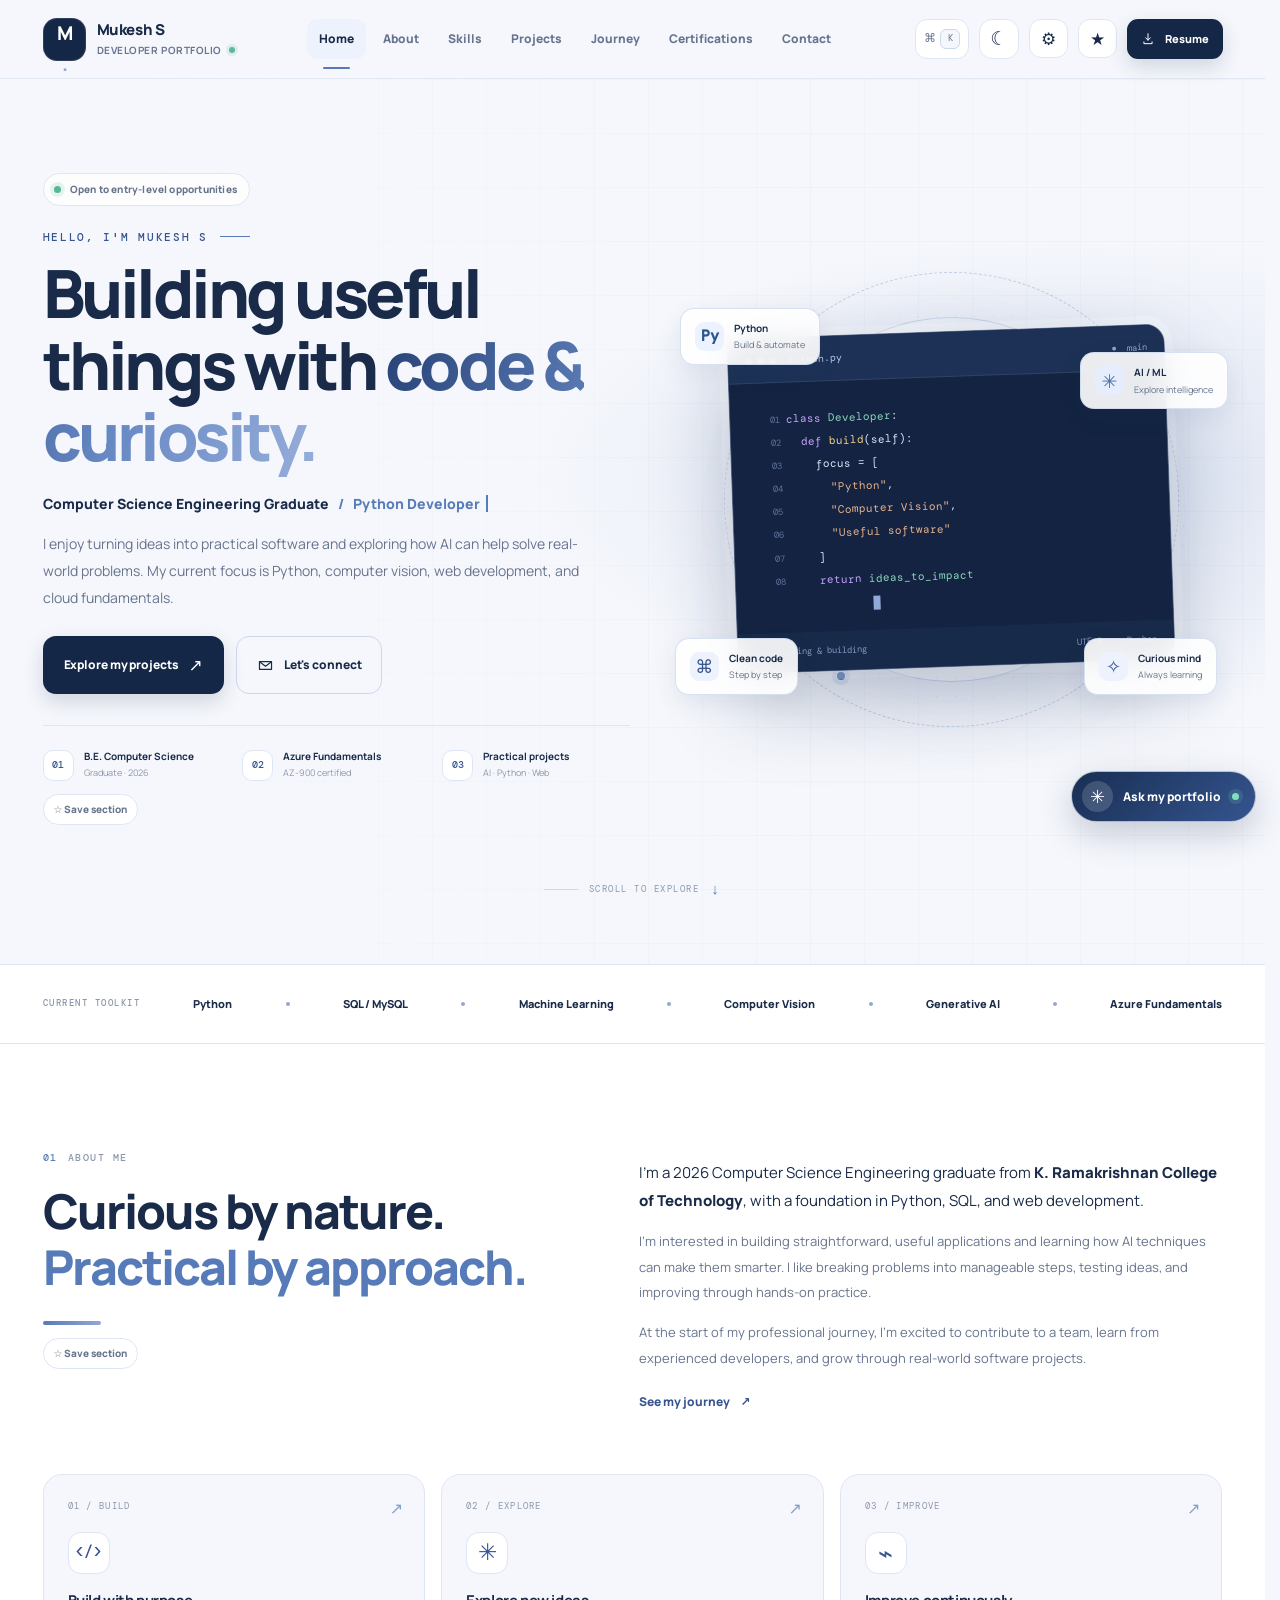
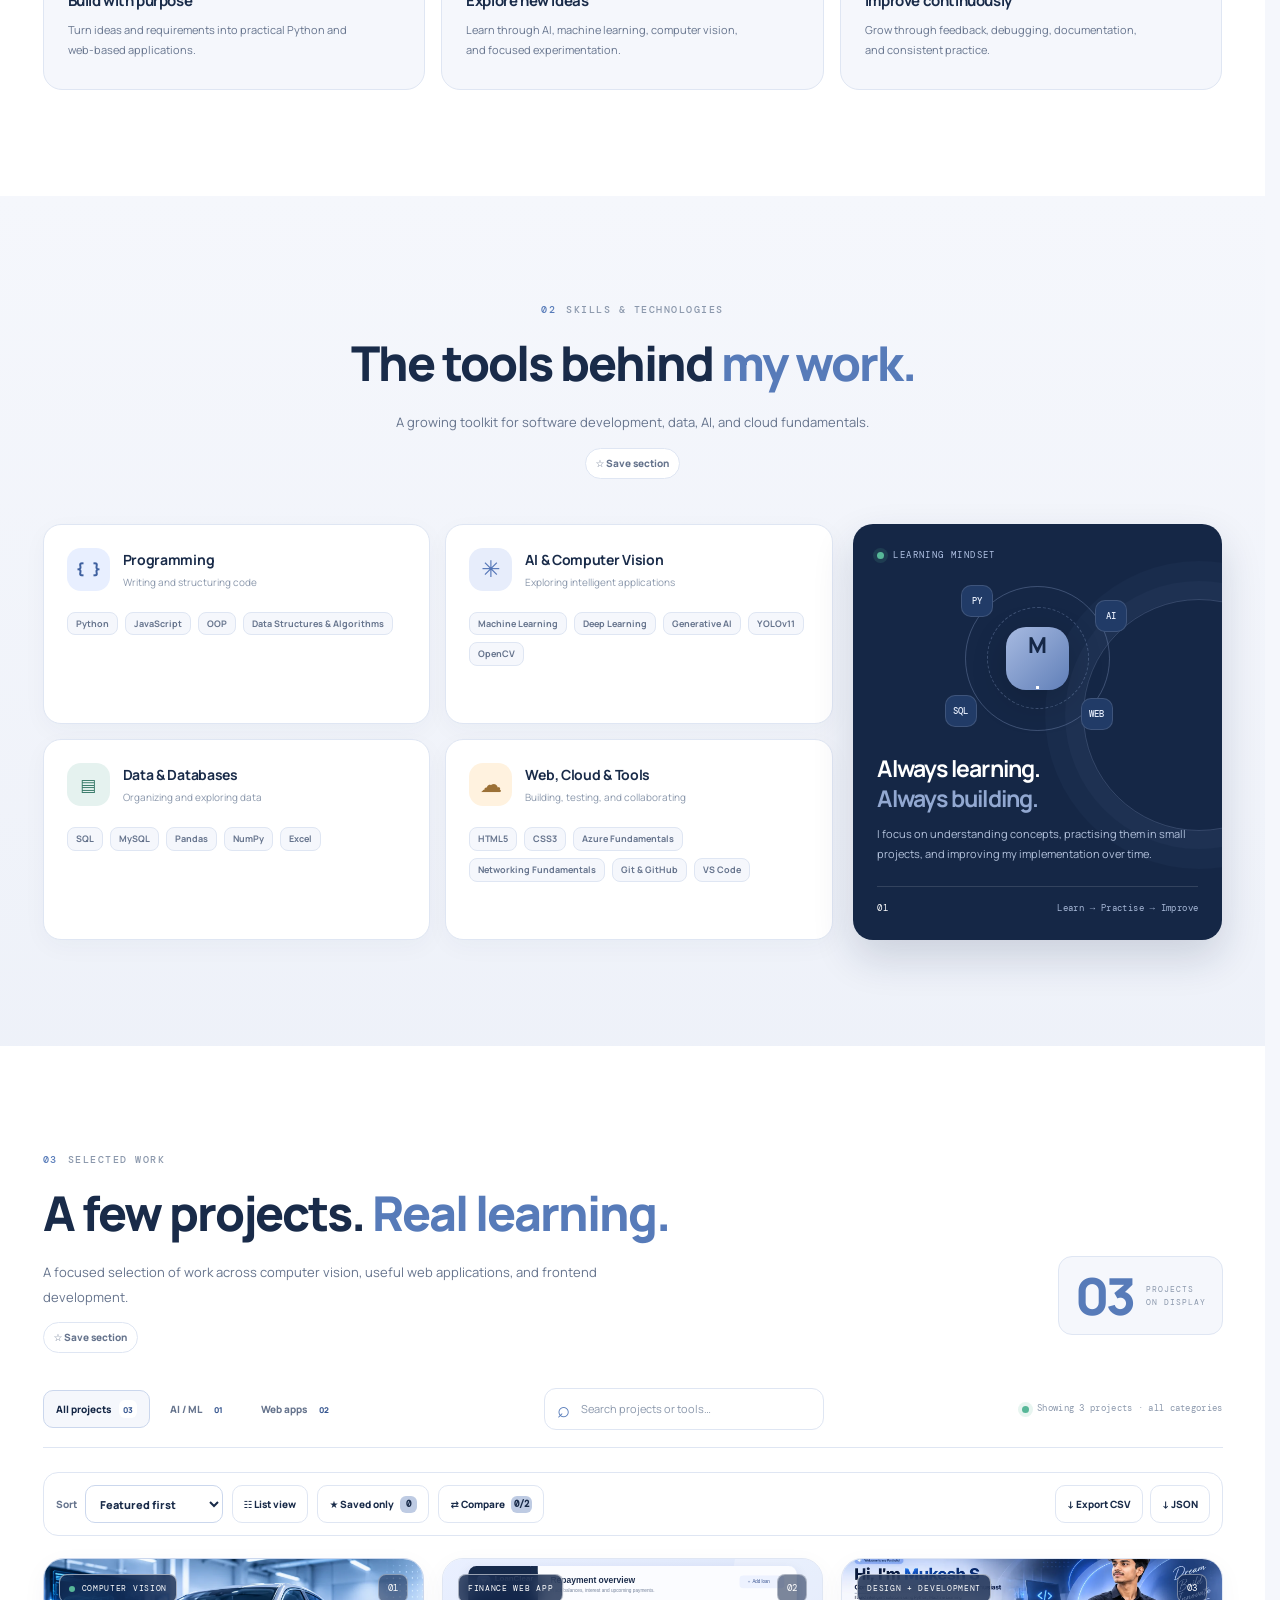
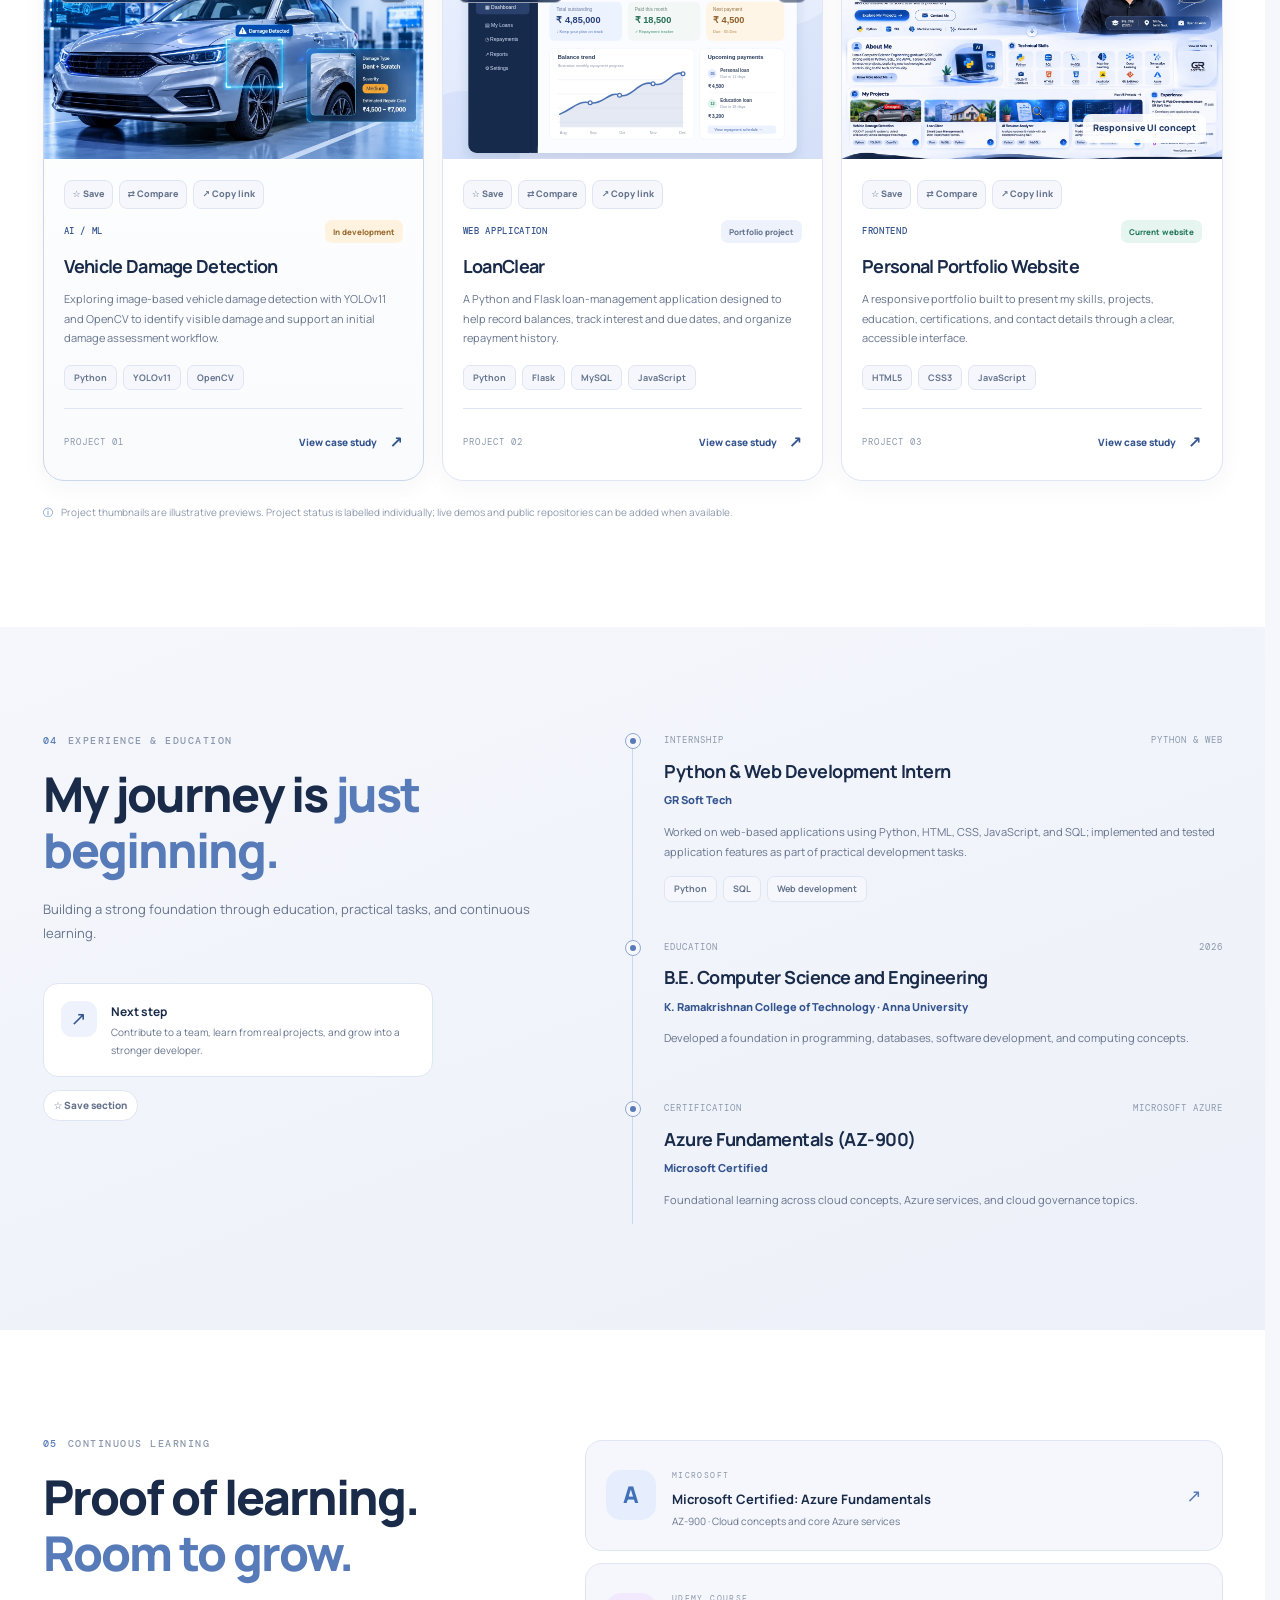
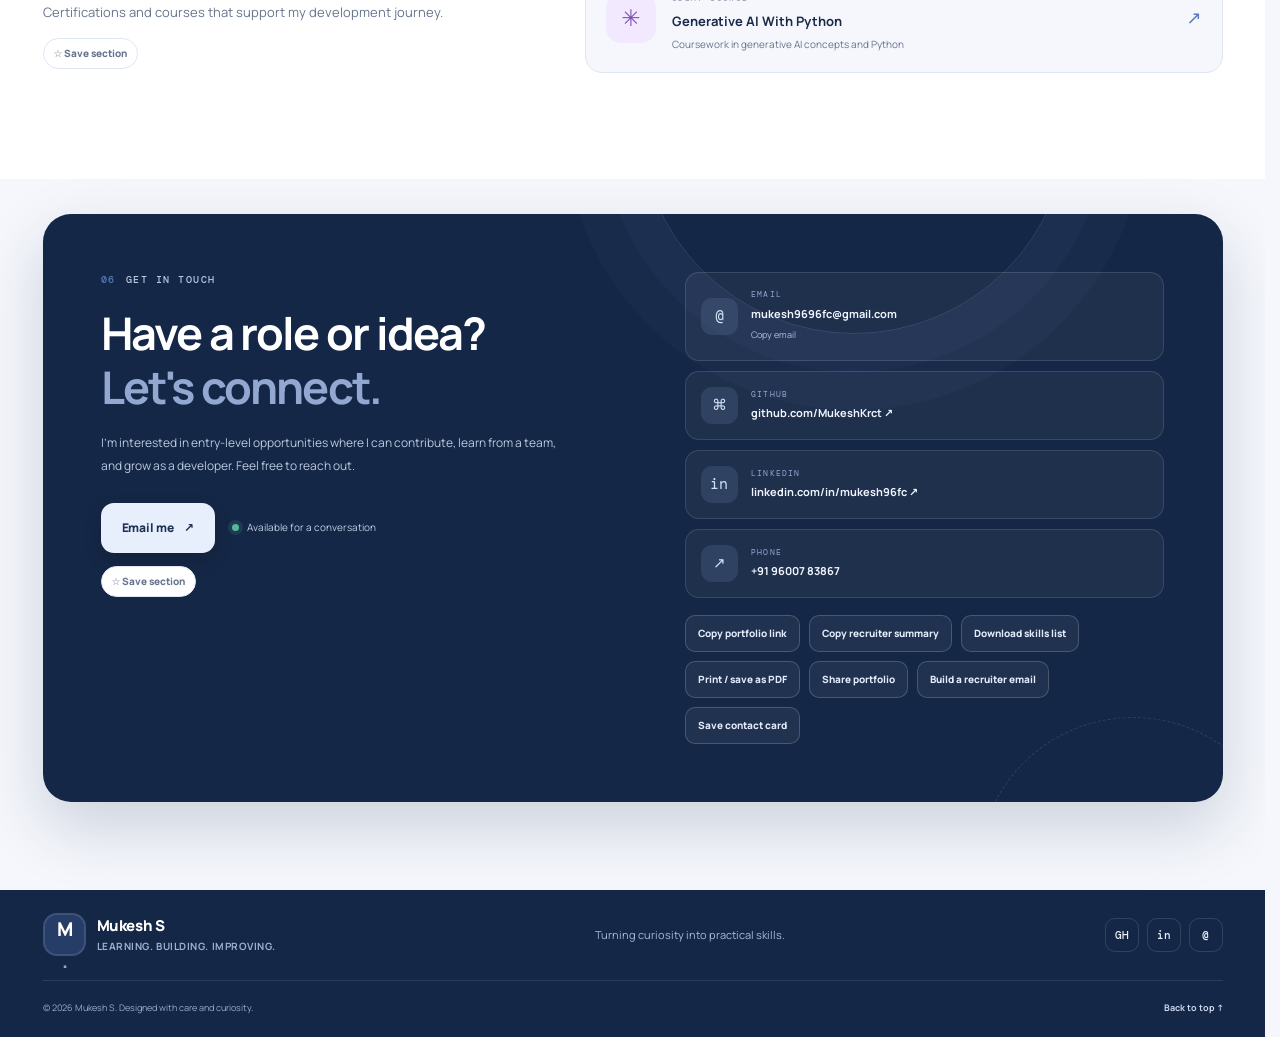
<file: index.html>
<!doctype html>
<html lang="en">
<head>
  <meta charset="utf-8">
  <meta name="viewport" content="width=device-width, initial-scale=1">
  <meta name="theme-color" content="#92A8D1">
  <meta name="description" content="Mukesh S — 2026 Computer Science Engineering graduate focused on Python development, AI/ML, computer vision, web applications, and cloud fundamentals. Explore projects and get in touch.">
  <meta name="keywords" content="Mukesh S, Python Developer, Junior AI Engineer, Machine Learning, YOLOv11, OpenCV, CSE graduate, portfolio">
  <meta property="og:title" content="Mukesh S | Developer Portfolio">
  <meta property="og:description" content="Python, practical software, and experiments in AI — explore Mukesh's projects, skills, and journey.">
  <meta property="og:type" content="website">
  <meta name="color-scheme" content="light dark">
  <meta name="author" content="Mukesh S">
  <meta name="robots" content="index,follow">
  <meta name="twitter:card" content="summary_large_image">
  <meta name="twitter:title" content="Mukesh S | Developer Portfolio">
  <meta name="twitter:description" content="Python, practical software, and experiments in AI — explore Mukesh's projects, skills, and journey.">
  <script type="application/ld+json">{"@context":"https://schema.org","@type":"Person","name":"Mukesh S","jobTitle":"Computer Science Engineering Graduate | Python Developer and AI/ML Enthusiast","email":"mailto:mukesh9696fc@gmail.com","telephone":"+91-96007-83867","sameAs":["https://github.com/MukeshKrct","https://www.linkedin.com/in/mukesh96fc/"]}</script>
  <meta property="og:image" content="assets/images/portfolio-preview.webp">
  <title>Mukesh S — Python Developer & AI/ML Enthusiast</title>
  <link rel="icon" href="favicon.svg" type="image/svg+xml">
  <link rel="apple-touch-icon" href="assets/icons/icon-192.png">
  <link rel="manifest" href="manifest.webmanifest">
  <link rel="preconnect" href="https://fonts.googleapis.com">
  <link rel="preconnect" href="https://fonts.gstatic.com" crossorigin>
  <link href="https://fonts.googleapis.com/css2?family=DM+Mono:wght@400;500&family=Manrope:wght@400;500;600;700;800&display=swap" rel="stylesheet">
  <link rel="stylesheet" href="styles.css">
  <script src="script.js" defer></script>
</head>
<body>
  <a class="skip-link" href="#main">Skip to content</a>
  <div class="scroll-progress" aria-hidden="true"><span id="scroll-progress-bar"></span></div>
  <header class="site-header" id="top">
    <div class="container nav-wrap">
      <a class="brand" href="#home" aria-label="Mukesh S home">
        <span class="brand-mark">M<span>.</span></span>
        <span class="brand-text"><strong>Mukesh S</strong><small>Developer Portfolio <i class="brand-status"></i></small></span>
      </a>
      <button class="menu-toggle" id="menu-toggle" type="button" aria-label="Open navigation menu" aria-expanded="false" aria-controls="primary-nav"><span></span><span></span><span></span></button>
      <nav class="nav-links" id="primary-nav" aria-label="Main navigation">
        <a class="nav-link active" href="#home">Home</a>
        <a class="nav-link" href="#about">About</a>
        <a class="nav-link" href="#skills">Skills</a>
        <a class="nav-link" href="#projects">Projects</a>
        <a class="nav-link" href="#journey">Journey</a>
        <a class="nav-link" href="#certifications">Certifications</a>
        <a class="nav-link" href="#contact">Contact</a>
      </nav>
      <div class="nav-actions">
        <button class="command-toggle" id="command-toggle" type="button" aria-label="Open quick navigation" title="Quick navigation (Ctrl/⌘ + K)"><span aria-hidden="true">⌘</span><kbd>K</kbd></button>
        <button class="theme-toggle" id="theme-toggle" type="button" aria-label="Switch to dark mode" aria-pressed="false" title="Switch theme"><span id="theme-icon" aria-hidden="true">☾</span></button>
        <button class="utility-icon" id="preferences-toggle" type="button" aria-label="Open appearance and accessibility settings" title="Appearance & accessibility">⚙</button>
        <button class="utility-icon saved-sections-trigger" id="saved-sections-toggle" type="button" aria-label="Open saved sections" title="Saved sections">★</button>
        <a class="button button-small button-primary nav-resume" href="assets/Mukesh_S_Resume.pdf" download aria-label="Download Mukesh S resume PDF"><svg viewBox="0 0 24 24" aria-hidden="true"><path d="M12 3v11m-4-4 4 4 4-4M5 17v3h14v-3"/></svg> Resume</a>
      </div>
    </div>
  </header>

  <main id="main">
    <section class="hero section-space" id="home" aria-labelledby="hero-title">
      <div class="hero-bg-grid" aria-hidden="true"></div>
      <div class="container hero-grid">
        <div class="hero-copy reveal">
          <div class="eyebrow"><span class="status-pulse"></span> Open to entry-level opportunities</div>
          <p class="overline">HELLO, I'M MUKESH S <span class="overline-rule"></span></p>
          <h1 id="hero-title">Building useful things with <span class="gradient-text">code &amp; curiosity.</span></h1>
          <p class="hero-role">Computer Science Engineering Graduate <span class="role-divider">/</span> <span id="role-rotator" aria-live="polite" aria-atomic="true">Python Developer</span><span class="typing-caret" aria-hidden="true"></span></p>
          <p class="hero-description">I enjoy turning ideas into practical software and exploring how AI can help solve real-world problems. My current focus is Python, computer vision, web development, and cloud fundamentals.</p>
          <div class="hero-actions">
            <a class="button button-primary button-large" href="#projects">Explore my projects <span class="button-arrow" aria-hidden="true">↗</span></a>
            <a class="button button-secondary button-large" href="#contact"><svg viewBox="0 0 24 24" aria-hidden="true"><path d="M3.5 6.5h17v11h-17z"/><path d="m4 7 8 6 8-6"/></svg> Let's connect</a>
          </div>
          <div class="hero-credentials" aria-label="Profile highlights">
            <div class="credential"><span class="credential-icon">01</span><span><strong>B.E. Computer Science</strong><small>Graduate · 2026</small></span></div>
            <div class="credential"><span class="credential-icon">02</span><span><strong>Azure Fundamentals</strong><small>AZ-900 certified</small></span></div>
            <div class="credential"><span class="credential-icon">03</span><span><strong>Practical projects</strong><small>AI · Python · Web</small></span></div>
          </div>
        </div>

        <div class="hero-visual reveal" aria-label="Decorative code editor and AI network illustration">
          <div class="visual-orb orb-one"></div><div class="visual-orb orb-two"></div><div class="visual-grid" aria-hidden="true"></div>
          <div class="floating-label floating-python"><span class="mini-icon python-mark">Py</span><span><b>Python</b><small>Build &amp; automate</small></span></div>
          <div class="floating-label floating-ai"><span class="mini-icon ai-mark">✳</span><span><b>AI / ML</b><small>Explore intelligence</small></span></div>
          <div class="editor-window">
            <div class="editor-top"><div class="editor-dots"><i></i><i></i><i></i></div><span>mukesh.py</span><span class="editor-top-right">●&nbsp; main</span></div>
            <div class="editor-content" aria-label="Example Python code">
              <div><em>01</em><span class="syntax-purple">class</span> <span class="syntax-green">Developer</span>:</div>
              <div><em>02</em>&nbsp;&nbsp;<span class="syntax-purple">def</span> <span class="syntax-yellow">build</span>(self):</div>
              <div><em>03</em>&nbsp;&nbsp;&nbsp;&nbsp;focus = [</div>
              <div><em>04</em>&nbsp;&nbsp;&nbsp;&nbsp;&nbsp;&nbsp;<span class="syntax-orange">"Python"</span>,</div>
              <div><em>05</em>&nbsp;&nbsp;&nbsp;&nbsp;&nbsp;&nbsp;<span class="syntax-orange">"Computer Vision"</span>,</div>
              <div><em>06</em>&nbsp;&nbsp;&nbsp;&nbsp;&nbsp;&nbsp;<span class="syntax-orange">"Useful software"</span></div>
              <div><em>07</em>&nbsp;&nbsp;&nbsp;&nbsp;]</div>
              <div><em>08</em>&nbsp;&nbsp;&nbsp;&nbsp;<span class="syntax-purple">return</span> <span class="syntax-green">ideas_to_impact</span></div>
              <span class="editor-caret"></span>
            </div>
            <div class="editor-footer"><span><i class="live-dot"></i> Learning &amp; building</span><span>UTF-8&nbsp; · &nbsp;Python</span></div>
          </div>
          <div class="visual-stat stat-left"><span class="stat-icon">⌘</span><span><b>Clean code</b><small>Step by step</small></span></div>
          <div class="visual-stat stat-right"><span class="stat-icon">✧</span><span><b>Curious mind</b><small>Always learning</small></span></div>
          <div class="hero-orbit-dot dot-one"></div><div class="hero-orbit-dot dot-two"></div><div class="hero-orbit-dot dot-three"></div>
        </div>
      </div>
      <a class="scroll-cue" href="#about"><span class="scroll-cue-line"></span><span>SCROLL TO EXPLORE</span><span aria-hidden="true">↓</span></a>
    </section>

    <section class="tech-ribbon" aria-label="Core technologies">
      <div class="container ribbon-inner"><span class="ribbon-label">CURRENT TOOLKIT</span><span>Python</span><i></i><span>SQL / MySQL</span><i></i><span>Machine Learning</span><i></i><span>Computer Vision</span><i></i><span>Generative AI</span><i></i><span>Azure Fundamentals</span></div>
    </section>

    <section class="section-space about-section" id="about" aria-labelledby="about-title">
      <div class="container about-grid">
        <div class="section-heading reveal"><p class="section-kicker"><span>01</span> ABOUT ME</p><h2 id="about-title">Curious by nature.<br><span class="text-accent">Practical by approach.</span></h2><div class="heading-mark"></div></div>
        <div class="about-copy reveal"><p class="about-lead">I'm a 2026 Computer Science Engineering graduate from <strong>K. Ramakrishnan College of Technology</strong>, with a foundation in Python, SQL, and web development.</p><p>I'm interested in building straightforward, useful applications and learning how AI techniques can make them smarter. I like breaking problems into manageable steps, testing ideas, and improving through hands-on practice.</p><p>At the start of my professional journey, I'm excited to contribute to a team, learn from experienced developers, and grow through real-world software projects.</p><a class="text-link" href="#journey">See my journey <span aria-hidden="true">↗</span></a></div>
      </div>
      <div class="container values-grid">
        <article class="value-card reveal"><span class="value-index">01 / BUILD</span><div class="value-icon icon-build">&lt;/&gt;</div><h3>Build with purpose</h3><p>Turn ideas and requirements into practical Python and web-based applications.</p><span class="card-corner" aria-hidden="true">↗</span></article>
        <article class="value-card reveal"><span class="value-index">02 / EXPLORE</span><div class="value-icon icon-explore">✳</div><h3>Explore new ideas</h3><p>Learn through AI, machine learning, computer vision, and focused experimentation.</p><span class="card-corner" aria-hidden="true">↗</span></article>
        <article class="value-card reveal"><span class="value-index">03 / IMPROVE</span><div class="value-icon icon-improve">⌁</div><h3>Improve continuously</h3><p>Grow through feedback, debugging, documentation, and consistent practice.</p><span class="card-corner" aria-hidden="true">↗</span></article>
      </div>
    </section>

    <section class="skills-section section-space" id="skills" aria-labelledby="skills-title">
      <div class="container">
        <div class="section-heading centered reveal"><p class="section-kicker"><span>02</span> SKILLS &amp; TECHNOLOGIES</p><h2 id="skills-title">The tools behind <span class="text-accent">my work.</span></h2><p class="section-intro">A growing toolkit for software development, data, AI, and cloud fundamentals.</p></div>
        <div class="skills-layout">
          <div class="skills-categories">
            <article class="skill-panel reveal"><div class="skill-panel-head"><span class="skill-symbol symbol-code">{ }</span><div><h3>Programming</h3><p>Writing and structuring code</p></div></div><div class="skill-tags"><span>Python</span><span>JavaScript</span><span>OOP</span><span>Data Structures &amp; Algorithms</span></div></article>
            <article class="skill-panel reveal"><div class="skill-panel-head"><span class="skill-symbol symbol-ai">✳</span><div><h3>AI &amp; Computer Vision</h3><p>Exploring intelligent applications</p></div></div><div class="skill-tags"><span>Machine Learning</span><span>Deep Learning</span><span>Generative AI</span><span>YOLOv11</span><span>OpenCV</span></div></article>
            <article class="skill-panel reveal"><div class="skill-panel-head"><span class="skill-symbol symbol-data">▤</span><div><h3>Data &amp; Databases</h3><p>Organizing and exploring data</p></div></div><div class="skill-tags"><span>SQL</span><span>MySQL</span><span>Pandas</span><span>NumPy</span><span>Excel</span></div></article>
            <article class="skill-panel reveal"><div class="skill-panel-head"><span class="skill-symbol symbol-cloud">☁</span><div><h3>Web, Cloud &amp; Tools</h3><p>Building, testing, and collaborating</p></div></div><div class="skill-tags"><span>HTML5</span><span>CSS3</span><span>Azure Fundamentals</span><span>Networking Fundamentals</span><span>Git &amp; GitHub</span><span>VS Code</span></div></article>
          </div>
          <aside class="skills-aside reveal"><div class="aside-topline"><span class="tiny-live"></span> LEARNING MINDSET</div><div class="skills-aside-art"><div class="skills-ring ring-a"></div><div class="skills-ring ring-b"></div><div class="skills-core">M<span>.</span></div><span class="orbit-tag tag-one">PY</span><span class="orbit-tag tag-two">AI</span><span class="orbit-tag tag-three">SQL</span><span class="orbit-tag tag-four">WEB</span></div><h3>Always learning.<br><span>Always building.</span></h3><p>I focus on understanding concepts, practising them in small projects, and improving my implementation over time.</p><div class="aside-bottom"><span>01</span><span>Learn → Practise → Improve</span></div></aside>
        </div>
      </div>
    </section>

    <section class="projects-section section-space" id="projects" aria-labelledby="projects-title">
      <div class="container">
        <div class="projects-heading-row"><div class="section-heading reveal"><p class="section-kicker"><span>03</span> SELECTED WORK</p><h2 id="projects-title">A few projects. <span class="text-accent">Real learning.</span></h2><p class="section-intro">A focused selection of work across computer vision, useful web applications, and frontend development.</p></div><div class="projects-aside reveal"><span class="projects-count">03</span><span>PROJECTS<br>ON DISPLAY</span></div></div>
        <div class="project-toolbar reveal"><div class="filter-list" role="group" aria-label="Filter projects"><button class="filter-button active" type="button" data-filter="all" aria-pressed="true">All projects <span>03</span></button><button class="filter-button" type="button" data-filter="ai" aria-pressed="false">AI / ML <span>01</span></button><button class="filter-button" type="button" data-filter="web" aria-pressed="false">Web apps <span>02</span></button></div><label class="project-search"><span class="search-symbol" aria-hidden="true">⌕</span><span class="sr-only">Search projects</span><input id="project-search" type="search" placeholder="Search projects or tools…" autocomplete="off" spellcheck="false" aria-describedby="project-results"></label><button class="search-clear" id="search-clear" type="button" aria-label="Clear project search" hidden>Clear</button><span class="project-toolbar-note" id="project-results" role="status" aria-live="polite"><span class="tiny-live"></span> Showing all 3 projects</span></div>
        <div class="project-pro-toolbar reveal" aria-label="Advanced project tools">
          <label class="project-sort-control"><span>Sort</span><select id="project-sort" aria-label="Sort projects"><option value="featured">Featured first</option><option value="name-asc">Name: A–Z</option><option value="name-desc">Name: Z–A</option><option value="category">Category</option></select></label>
          <button class="project-tool-button" id="project-view-toggle" type="button" aria-pressed="false" title="Switch between card and list layouts">☷ List view</button>
          <button class="project-tool-button" id="saved-projects-filter" type="button" aria-pressed="false">★ Saved only <span id="saved-project-count">0</span></button>
          <button class="project-tool-button" id="compare-projects-open" type="button">⇄ Compare <span id="compare-project-count">0/2</span></button>
          <div class="project-export-group"><button class="project-tool-button" id="export-projects-csv" type="button">↓ Export CSV</button><button class="project-tool-button" id="export-projects-json" type="button">↓ JSON</button></div>
        </div>
        <div class="projects-grid" id="projects-grid">
          <article class="project-card project-featured reveal" data-category="ai" id="project-vehicle" data-project="vehicle" data-project-search="vehicle damage detection car scratch dent yolo11 opencv python computer vision image detection">
            <div class="project-image-wrap"><img src="assets/images/vehicle-damage.webp" alt="Silver car in a vehicle inspection bay with an AI box highlighting body damage" loading="lazy" decoding="async" width="1400" height="788"><span class="image-kicker"><span class="tiny-live"></span> COMPUTER VISION</span><span class="image-corner-number">01</span></div>
            <div class="project-content"><div class="project-meta"><span class="project-type">AI / ML</span><span class="project-state state-progress">In development</span></div><h3>Vehicle Damage Detection</h3><p>Exploring image-based vehicle damage detection with YOLOv11 and OpenCV to identify visible damage and support an initial damage assessment workflow.</p><div class="project-tags"><span>Python</span><span>YOLOv11</span><span>OpenCV</span></div><div class="project-card-bottom"><span class="project-id">PROJECT 01</span><button class="project-open" type="button" data-project-details="vehicle" aria-label="View Vehicle Damage Detection project details">View case study <span>↗</span></button></div></div>
          </article>
          <article class="project-card reveal" data-category="web" id="project-loanclear" data-project="loanclear" data-project-search="loanclear loan management finance repayment interest flask mysql python javascript">
            <div class="project-image-wrap"><img src="assets/images/loanclear-dashboard.svg" alt="LoanClear finance dashboard illustration with loan balances, payment progress and upcoming repayments" loading="lazy" decoding="async" width="1200" height="700"><span class="image-kicker">FINANCE WEB APP</span><span class="image-corner-number">02</span></div>
            <div class="project-content"><div class="project-meta"><span class="project-type">Web application</span><span class="project-state">Portfolio project</span></div><h3>LoanClear</h3><p>A Python and Flask loan-management application designed to help record balances, track interest and due dates, and organize repayment history.</p><div class="project-tags"><span>Python</span><span>Flask</span><span>MySQL</span><span>JavaScript</span></div><div class="project-card-bottom"><span class="project-id">PROJECT 02</span><button class="project-open" type="button" data-project-details="loanclear" aria-label="View LoanClear project details">View case study <span>↗</span></button></div></div>
          </article>
          <article class="project-card project-wide reveal" data-category="web" id="project-portfolio" data-project="portfolio" data-project-search="personal portfolio website html css javascript responsive theme github pages">
            <div class="project-image-wrap"><img src="assets/images/portfolio-preview.webp" alt="Blue and white personal portfolio website design concept with navigation, skills and project cards" loading="lazy" decoding="async" width="1400" height="933"><span class="image-kicker">DESIGN + DEVELOPMENT</span><span class="image-corner-number">03</span><span class="image-expand-label">Responsive UI concept</span></div>
            <div class="project-content"><div class="project-meta"><span class="project-type">Frontend</span><span class="project-state state-live">Current website</span></div><h3>Personal Portfolio Website</h3><p>A responsive portfolio built to present my skills, projects, education, certifications, and contact details through a clear, accessible interface.</p><div class="project-tags"><span>HTML5</span><span>CSS3</span><span>JavaScript</span></div><div class="project-card-bottom"><span class="project-id">PROJECT 03</span><button class="project-open" type="button" data-project-details="portfolio" aria-label="View Personal Portfolio project details">View case study <span>↗</span></button></div></div>
          </article>
        </div>
        <p class="projects-empty" id="projects-empty" hidden>No projects match that search. Try another keyword or choose “All projects”.</p><p class="project-disclaimer"><span aria-hidden="true">ⓘ</span> Project thumbnails are illustrative previews. Project status is labelled individually; live demos and public repositories can be added when available.</p>
      </div>
    </section>

    <section class="journey-section section-space" id="journey" aria-labelledby="journey-title">
      <div class="container journey-grid">
        <div class="section-heading reveal"><p class="section-kicker"><span>04</span> EXPERIENCE &amp; EDUCATION</p><h2 id="journey-title">My journey is <span class="text-accent">just beginning.</span></h2><p class="section-intro">Building a strong foundation through education, practical tasks, and continuous learning.</p><div class="journey-note"><div class="journey-note-symbol">↗</div><p><strong>Next step</strong><br>Contribute to a team, learn from real projects, and grow into a stronger developer.</p></div></div>
        <div class="timeline reveal"><article class="timeline-item"><div class="timeline-marker"><span></span></div><div class="timeline-topline"><span>INTERNSHIP</span><span>PYTHON &amp; WEB</span></div><h3>Python &amp; Web Development Intern</h3><p class="timeline-company">GR Soft Tech</p><p>Worked on web-based applications using Python, HTML, CSS, JavaScript, and SQL; implemented and tested application features as part of practical development tasks.</p><div class="project-tags"><span>Python</span><span>SQL</span><span>Web development</span></div></article><article class="timeline-item"><div class="timeline-marker"><span></span></div><div class="timeline-topline"><span>EDUCATION</span><span>2026</span></div><h3>B.E. Computer Science and Engineering</h3><p class="timeline-company">K. Ramakrishnan College of Technology · Anna University</p><p>Developed a foundation in programming, databases, software development, and computing concepts.</p></article><article class="timeline-item"><div class="timeline-marker"><span></span></div><div class="timeline-topline"><span>CERTIFICATION</span><span>MICROSOFT AZURE</span></div><h3>Azure Fundamentals (AZ-900)</h3><p class="timeline-company">Microsoft Certified</p><p>Foundational learning across cloud concepts, Azure services, and cloud governance topics.</p></article></div>
      </div>
    </section>

    <section class="cert-section section-space" id="certifications" aria-labelledby="cert-title">
      <div class="container cert-layout"><div class="section-heading reveal"><p class="section-kicker"><span>05</span> CONTINUOUS LEARNING</p><h2 id="cert-title">Proof of learning.<br><span class="text-accent">Room to grow.</span></h2><p class="section-intro">Certifications and courses that support my development journey.</p></div><div class="cert-list"><article class="cert-item reveal"><div class="cert-mark azure-mark">A</div><div class="cert-copy"><span class="cert-label">MICROSOFT</span><h3>Microsoft Certified: Azure Fundamentals</h3><p>AZ-900 · Cloud concepts and core Azure services</p></div><span class="cert-arrow" aria-hidden="true">↗</span></article><article class="cert-item reveal"><div class="cert-mark genai-mark">✳</div><div class="cert-copy"><span class="cert-label">UDEMY COURSE</span><h3>Generative AI With Python</h3><p>Coursework in generative AI concepts and Python</p></div><span class="cert-arrow" aria-hidden="true">↗</span></article></div></div>
    </section>

    <section class="contact-section section-space" id="contact" aria-labelledby="contact-title">
      <div class="container contact-panel reveal"><div class="contact-bg-orbit contact-orbit-one"></div><div class="contact-bg-orbit contact-orbit-two"></div><div class="contact-copy"><p class="section-kicker"><span>06</span> GET IN TOUCH</p><h2 id="contact-title">Have a role or idea?<br><span>Let's connect.</span></h2><p>I'm interested in entry-level opportunities where I can contribute, learn from a team, and grow as a developer. Feel free to reach out.</p><div class="contact-cta-row"><a class="button button-light button-large" href="mailto:mukesh9696fc@gmail.com?subject=Portfolio%20contact">Email me <span aria-hidden="true">↗</span></a><a class="contact-availability" href="mailto:mukesh9696fc@gmail.com"><span class="status-pulse"></span> Available for a conversation</a></div></div><div class="contact-right"><div class="contact-details">
          <div class="contact-detail"><span class="contact-detail-icon">@</span><div class="contact-detail-copy"><small>EMAIL</small><a href="mailto:mukesh9696fc@gmail.com">mukesh9696fc@gmail.com</a><button class="copy-email" type="button" data-copy-email="mukesh9696fc@gmail.com">Copy email</button></div></div>
          <div class="contact-detail"><span class="contact-detail-icon">⌘</span><div class="contact-detail-copy"><small>GITHUB</small><a href="https://github.com/MukeshKrct" target="_blank" rel="noopener noreferrer">github.com/MukeshKrct ↗</a></div></div>
          <div class="contact-detail"><span class="contact-detail-icon">in</span><div class="contact-detail-copy"><small>LINKEDIN</small><a href="https://www.linkedin.com/in/mukesh96fc/" target="_blank" rel="noopener noreferrer">linkedin.com/in/mukesh96fc ↗</a></div></div>
          <div class="contact-detail"><span class="contact-detail-icon">↗</span><div class="contact-detail-copy"><small>PHONE</small><a href="tel:+919600783867">+91 96007 83867</a></div></div>
        </div>
        <div class="contact-utility-actions"><button class="contact-utility-button" type="button" data-copy-page-url>Copy portfolio link</button><button class="contact-utility-button" type="button" data-copy-recruiter-summary>Copy recruiter summary</button><button class="contact-utility-button" type="button" data-download-skills>Download skills list</button><button class="contact-utility-button" type="button" data-print-portfolio>Print / save as PDF</button><button class="contact-utility-button" type="button" data-share-portfolio>Share portfolio</button><button class="contact-utility-button" id="contact-builder-open" type="button">Build a recruiter email</button><a class="contact-utility-button" href="assets/Mukesh_S_Contact.vcf" download>Save contact card</a><button class="contact-utility-button" id="install-app" type="button" hidden>Install portfolio</button></div></div>
      </div>
    </section>
  </main>

  <dialog class="project-dialog" id="project-dialog" aria-labelledby="dialog-title">
    <div class="dialog-topline"><p class="section-kicker" id="dialog-kicker">PROJECT CASE STUDY</p><button class="dialog-close" type="button" id="dialog-close" aria-label="Close project details">×</button></div>
    <div class="dialog-image-wrap"><img id="dialog-image" src="assets/images/vehicle-damage.webp" alt="" width="1200" height="700"></div>
    <div class="dialog-gallery-nav" id="dialog-gallery-nav" aria-label="Portfolio design preview images" hidden></div>
    <div class="dialog-meta"><span class="project-type" id="dialog-category">AI / ML</span><span class="project-state" id="dialog-status">In development</span></div>
    <h2 id="dialog-title">Project details</h2>
    <p class="dialog-description" id="dialog-description"></p>
    <div class="dialog-columns"><div><p class="dialog-label">PROJECT FOCUS</p><ul class="dialog-bullets" id="dialog-bullets"></ul></div><div><p class="dialog-label">TECH STACK</p><div class="project-tags" id="dialog-tags"></div></div></div>
    <p class="dialog-note" id="dialog-note">Project previews are illustrative. Details can be updated as implementation progresses.</p>
    <div class="project-dialog-actions"><a class="button button-primary" href="mailto:mukesh9696fc@gmail.com?subject=Portfolio%20project%20enquiry">Discuss this project <span aria-hidden="true">↗</span></a><button class="button button-secondary" id="copy-project-link" type="button">Copy project link</button><button class="button button-secondary" id="export-project-markdown" type="button">Download case study</button><button class="button button-secondary" id="share-project" type="button">Share project</button></div>
  </dialog>
  <dialog class="preferences-dialog" id="preferences-dialog" aria-labelledby="preferences-title">
    <div class="dialog-topline"><div><p class="section-kicker">YOUR EXPERIENCE</p><h2 id="preferences-title">Appearance &amp; accessibility</h2></div><button class="dialog-close" id="preferences-close" type="button" aria-label="Close settings">×</button></div>
    <p class="preferences-intro">Personalize this portfolio on your device. Your choices stay in this browser and are not sent to a server.</p>
    <section class="preference-group"><h3>Accent colour</h3><div class="palette-options" role="group" aria-label="Choose accent colour"><button type="button" data-accent-choice="blue" class="palette-option palette-blue" aria-pressed="true"><span></span>Blue</button><button type="button" data-accent-choice="violet" class="palette-option palette-violet" aria-pressed="false"><span></span>Violet</button><button type="button" data-accent-choice="teal" class="palette-option palette-teal" aria-pressed="false"><span></span>Teal</button><button type="button" data-accent-choice="rose" class="palette-option palette-rose" aria-pressed="false"><span></span>Rose</button></div></section>
    <section class="preference-group"><label class="setting-range-label" for="font-scale"><span><strong>Text size</strong><small>Make the page more comfortable to read</small></span><output id="font-scale-value" for="font-scale">15 px</output></label><input id="font-scale" type="range" min="14" max="19" step="1" value="15"></section>
    <section class="preference-group setting-switches"><label class="setting-switch-row"><span><strong>High contrast</strong><small>Strengthen text and border contrast</small></span><input id="contrast-toggle" type="checkbox"></label><label class="setting-switch-row"><span><strong>Reduce visual motion</strong><small>Disable decorative movement and smooth scrolling</small></span><input id="motion-toggle" type="checkbox"></label><label class="setting-switch-row"><span><strong>Recruiter focus mode</strong><small>Hide decorative artwork and emphasize career content</small></span><input id="recruiter-mode-toggle" type="checkbox"></label><label class="setting-switch-row"><span><strong>Reading mode</strong><small>Use calmer surfaces and reduce visual effects</small></span><input id="reading-mode-toggle" type="checkbox"></label></section>
    <div class="preferences-actions"><button class="button button-secondary" id="reset-preferences" type="button">Reset preferences</button><button class="button button-primary" id="preferences-done" type="button">Done</button></div>
  </dialog>
  <dialog class="saved-sections-dialog" id="saved-sections-dialog" aria-labelledby="saved-sections-title"><div class="dialog-topline"><div><p class="section-kicker">QUICK ACCESS</p><h2 id="saved-sections-title">Saved sections</h2></div><button class="dialog-close" id="saved-sections-close" type="button" aria-label="Close saved sections">×</button></div><p class="preferences-intro">Bookmark sections you want to revisit. Saved sections are stored only in this browser.</p><div id="saved-sections-list" class="saved-sections-list"></div><div class="preferences-actions"><button class="button button-secondary" id="clear-saved-sections" type="button">Clear saved sections</button><button class="button button-primary" id="saved-sections-done" type="button">Done</button></div></dialog>
  <dialog class="compare-dialog" id="compare-dialog" aria-labelledby="compare-title"><div class="dialog-topline"><div><p class="section-kicker">PROJECT COMPARISON</p><h2 id="compare-title">Compare selected projects</h2></div><button class="dialog-close" id="compare-close" type="button" aria-label="Close comparison">×</button></div><p class="preferences-intro">Choose up to two projects using their Compare buttons, then review the side-by-side summary below.</p><div id="compare-content" class="compare-content"><p>Select two projects to compare them.</p></div><div class="preferences-actions"><button class="button button-secondary" id="compare-copy" type="button">Copy comparison</button><button class="button button-primary" id="compare-done" type="button">Done</button></div></dialog>
  <dialog class="email-builder-dialog" id="email-builder-dialog" aria-labelledby="email-builder-title"><div class="dialog-topline"><div><p class="section-kicker">CONTACT BUILDER</p><h2 id="email-builder-title">Draft a recruiter email</h2></div><button class="dialog-close" id="email-builder-close" type="button" aria-label="Close email builder">×</button></div><p class="preferences-intro">Fill in a few details to create an email draft in your mail application. This portfolio does not send messages itself.</p><form id="email-builder-form" class="email-builder-form"><label>Role or opportunity<input id="email-role" name="role" maxlength="100" placeholder="e.g. Junior Python Developer" required></label><label>Company (optional)<input id="email-company" name="company" maxlength="100" placeholder="Company name"></label><label>Message<textarea id="email-message" name="message" rows="5" maxlength="900" placeholder="Add a short note…">Hello, I would like to discuss an entry-level opportunity with you.</textarea></label><div class="preferences-actions"><button class="button button-secondary" type="button" id="email-builder-cancel">Cancel</button><button class="button button-primary" type="submit">Open email draft ↗</button></div></form></dialog>
  <dialog class="command-dialog" id="command-dialog" aria-labelledby="command-title">
    <div class="command-topline"><div><p class="section-kicker">QUICK NAVIGATION</p><h2 id="command-title">Where would you like to go?</h2></div><button class="dialog-close" id="command-close" type="button" aria-label="Close quick navigation">×</button></div>
    <label class="command-search-wrap"><span aria-hidden="true">⌕</span><span class="sr-only">Search actions</span><input id="command-search" type="search" placeholder="Search sections, actions, skills…" autocomplete="off"></label>
    <p class="command-hint">Use <kbd>↑</kbd> <kbd>↓</kbd> to navigate · <kbd>Enter</kbd> to select · <kbd>Esc</kbd> to close</p>
    <div id="command-results" class="command-results" role="listbox" aria-label="Quick navigation actions"></div>
    <div class="command-footer"><span>PORTFOLIO SHORTCUTS</span><span><kbd>Ctrl</kbd>/<kbd>⌘</kbd> + <kbd>K</kbd></span></div>
  </dialog>
  <div class="toast-message" id="toast-message" role="status" aria-live="polite"></div>
  <aside class="portfolio-guide" id="portfolio-guide" aria-label="Portfolio guide">
    <section class="guide-panel" id="guide-panel" aria-label="Ask about Mukesh's portfolio" hidden>
      <header class="guide-header">
        <div class="guide-avatar" aria-hidden="true">M.</div>
        <div class="guide-heading"><strong>Portfolio Guide</strong><small>Quick answers about Mukesh's work</small></div>
        <button class="guide-reset" id="guide-reset" type="button" aria-label="Reset conversation" title="Reset conversation">↻</button>
        <button class="guide-close" id="guide-close" type="button" aria-label="Close portfolio guide">×</button>
      </header>
      <p class="guide-disclosure">A lightweight, built-in guide. It runs in your browser; it is not a live AI service and does not send or store your messages.</p>
      <div class="guide-prompts" role="group" aria-label="Suggested questions">
        <button type="button" data-guide-prompt="What projects has Mukesh worked on?">Projects</button>
        <button type="button" data-guide-prompt="What skills does Mukesh know?">Skills</button>
        <button type="button" data-guide-prompt="Where can I find the resume?">Resume</button>
        <button type="button" data-guide-prompt="How can I contact Mukesh?">Contact</button>
      </div>
      <div class="guide-messages" id="guide-messages" role="log" aria-live="polite" aria-relevant="additions">
        <article class="guide-message guide-message-bot"><span class="guide-message-label">GUIDE</span><p>Hi! Ask me about projects, skills, education, experience, certifications, or contact details.</p></article>
      </div>
      <form class="guide-form" id="guide-form">
        <label class="sr-only" for="guide-input">Ask a question about the portfolio</label>
        <input id="guide-input" name="question" type="text" maxlength="240" placeholder="Ask about projects or skills…" autocomplete="off" required>
        <button type="submit" aria-label="Send question">Send <span aria-hidden="true">↗</span></button>
      </form>
      <p class="guide-footnote">Tip: try “Vehicle Damage Detection” or “Open GitHub”.</p>
    </section>
    <button class="guide-toggle" id="guide-toggle" type="button" aria-expanded="false" aria-controls="guide-panel"><span class="guide-toggle-mark" aria-hidden="true">✳</span><span>Ask my portfolio</span><span class="guide-toggle-pulse" aria-hidden="true"></span></button>
  </aside>
  <button class="back-top-floating" id="back-top-floating" type="button" aria-label="Back to top" title="Back to top">↑</button>

  <footer class="site-footer"><div class="container footer-top"><a class="brand footer-brand" href="#home"><span class="brand-mark">M<span>.</span></span><span class="brand-text"><strong>Mukesh S</strong><small>Learning. Building. Improving.</small></span></a><p class="footer-tagline">Turning curiosity into practical skills.</p><div class="footer-socials"><a href="https://github.com/MukeshKrct" target="_blank" rel="noopener noreferrer" aria-label="GitHub profile">GH</a><a href="https://www.linkedin.com/in/mukesh96fc/" target="_blank" rel="noopener noreferrer" aria-label="LinkedIn profile">in</a><a href="mailto:mukesh9696fc@gmail.com" aria-label="Email Mukesh">@</a></div></div><div class="container footer-bottom"><p>© <span id="year">2026</span> Mukesh S. Designed with care and curiosity.</p><a href="#home">Back to top ↑</a></div></footer>
</body>
</html>
</file>
<file: styles.css>
:root{--accent:#92a8d1;--accent-strong:#577bb9;--accent-deep:#35558f;--navy:#152746;--navy-2:#1d3155;--ink:#192b49;--muted:#66748d;--muted-2:#8b98ac;--paper:#f5f7fc;--surface:#fff;--surface-2:#edf2fc;--line:#dfe6f3;--line-strong:#cbd7ed;--shadow:0 22px 60px rgba(34,58,102,.09);--shadow-sm:0 8px 24px rgba(34,58,102,.08);--radius-xl:30px;--radius-lg:22px;--radius-md:16px;--container:1180px;color-scheme:light}*{box-sizing:border-box}html{scroll-behavior:smooth;scroll-padding-top:104px;scrollbar-gutter:stable}body{margin:0;background:var(--paper);color:var(--ink);font-family:Manrope,system-ui,-apple-system,BlinkMacSystemFont,"Segoe UI",sans-serif;font-size:15px;line-height:1.65;overflow-x:hidden;transition:background .25s ease,color .25s ease}body.menu-open{overflow:hidden}img{display:block;max-width:100%}a{color:inherit;text-decoration:none}button,input{font:inherit}button{color:inherit}::selection{background:rgba(146,168,209,.36);color:var(--navy)}.container{width:min(var(--container),calc(100% - 56px));margin-inline:auto}.section-space{padding-block:106px}.skip-link{position:absolute;top:-60px;left:18px;z-index:1000;background:var(--navy);color:white;padding:10px 15px;border-radius:10px}.skip-link:focus{top:15px}.scroll-progress{position:fixed;inset:0 auto auto 0;height:3px;width:100%;z-index:1000;pointer-events:none}.scroll-progress span{height:100%;width:0;display:block;background:linear-gradient(90deg,var(--accent-strong),#b8c9eb);box-shadow:0 0 12px rgba(87,123,185,.32)}
/* Header */.site-header{position:sticky;top:0;z-index:100;background:color-mix(in srgb,var(--paper) 86%,transparent);backdrop-filter:blur(20px);border-bottom:1px solid color-mix(in srgb,var(--line) 80%,transparent)}.nav-wrap{min-height:78px;display:flex;align-items:center;gap:32px}.brand{display:inline-flex;align-items:center;gap:11px;flex-shrink:0}.brand-mark{width:43px;height:43px;display:grid;place-items:center;border-radius:14px;background:var(--navy);color:#fff;font-size:19px;font-weight:800;letter-spacing:-1px;box-shadow:inset 0 0 0 1px rgba(255,255,255,.12)}.brand-mark span{color:var(--accent)}.brand-text{display:grid;line-height:1.25}.brand-text strong{font-size:15px;font-weight:800;letter-spacing:-.35px}.brand-text small{margin-top:4px;color:var(--muted);font-size:10px;letter-spacing:.55px;text-transform:uppercase;font-weight:700}.brand-status{display:inline-block;width:6px;height:6px;margin:0 0 1px 4px;background:#60b89c;border-radius:50%;box-shadow:0 0 0 3px rgba(96,184,156,.16)}.nav-links{display:flex;align-items:center;justify-content:center;gap:5px;margin-inline:auto}.nav-link{position:relative;padding:10px 12px;font-size:12px;font-weight:800;color:var(--muted);border-radius:10px;transition:background .2s,color .2s}.nav-link:hover,.nav-link.active{color:var(--ink);background:var(--surface-2)}.nav-link.active:after{content:"";position:absolute;bottom:-10px;left:27%;right:27%;height:2px;background:var(--accent-strong);border-radius:4px}.nav-actions{display:flex;align-items:center;gap:10px}.theme-toggle{width:40px;height:40px;border:1px solid var(--line);border-radius:13px;background:var(--surface);display:grid;place-items:center;font-size:19px;cursor:pointer;transition:transform .2s,border .2s}.theme-toggle:hover{transform:translateY(-2px);border-color:var(--accent-strong)}.menu-toggle{display:none}.button{display:inline-flex;align-items:center;justify-content:center;gap:10px;border:1px solid transparent;border-radius:13px;padding:12px 18px;font-size:12px;font-weight:800;letter-spacing:-.1px;cursor:pointer;transition:transform .2s,box-shadow .2s,background .2s,border-color .2s;color:inherit}.button:hover{transform:translateY(-2px)}.button svg{width:17px;height:17px;fill:none;stroke:currentColor;stroke-width:1.7;stroke-linecap:round;stroke-linejoin:round}.button-small{padding:10px 13px;border-radius:11px;font-size:11px}.button-large{min-height:48px;padding:14px 20px}.button-primary{background:var(--navy);color:#fff;box-shadow:0 8px 20px rgba(21,39,70,.16)}.button-primary:hover{background:var(--accent-deep);box-shadow:0 12px 25px rgba(53,85,143,.22)}.button-secondary{background:transparent;border-color:var(--line-strong);color:var(--ink)}.button-secondary:hover{background:var(--surface);border-color:var(--accent-strong)}.button-arrow{font-size:17px;font-weight:500}.nav-resume svg{width:14px;height:14px}
/* Hero */.hero{position:relative;isolation:isolate;overflow:hidden;padding-top:84px;padding-bottom:62px;background:radial-gradient(ellipse at 84% 45%,rgba(146,168,209,.27),transparent 35%),linear-gradient(180deg,var(--paper),var(--paper))}.hero-bg-grid{position:absolute;inset:0;z-index:-1;opacity:.32;background-image:linear-gradient(rgba(146,168,209,.2) 1px,transparent 1px),linear-gradient(90deg,rgba(146,168,209,.2) 1px,transparent 1px);background-size:54px 54px;mask-image:linear-gradient(90deg,transparent 4%,#000 65%,#000 100%)}.hero-grid{display:grid;grid-template-columns:minmax(0,1.04fr) minmax(420px,.96fr);align-items:center;gap:50px}.hero-copy{position:relative;z-index:2;padding-block:10px}.eyebrow{display:inline-flex;align-items:center;gap:9px;border:1px solid var(--line);background:color-mix(in srgb,var(--surface) 78%,transparent);color:var(--muted);font-size:10px;font-weight:800;letter-spacing:.2px;border-radius:999px;padding:7px 12px 7px 10px;margin-bottom:22px}.status-pulse,.tiny-live{display:inline-block;width:7px;height:7px;flex:none;border-radius:50%;background:#57b798;box-shadow:0 0 0 4px rgba(87,183,152,.14)}.overline{display:flex;align-items:center;gap:12px;color:var(--accent-deep);font-family:"DM Mono",monospace;font-size:11px;letter-spacing:1.7px;font-weight:500;margin:0 0 11px}.overline-rule{width:30px;height:1px;background:var(--accent-strong)}h1,h2,h3,p{margin-top:0}h1{font-size:clamp(42px,5.2vw,68px);line-height:1.08;letter-spacing:-3.5px;font-weight:800;margin-bottom:20px;max-width:680px} .gradient-text{background:linear-gradient(105deg,#2b477c 4%,#6688c3 56%,#97aeda 100%);-webkit-background-clip:text;background-clip:text;color:transparent}.hero-role{display:flex;align-items:center;flex-wrap:wrap;gap:9px;color:var(--ink);font-size:14px;font-weight:800;margin-bottom:16px}.role-divider{color:var(--accent-strong)}#role-rotator{color:var(--accent-strong);min-width:130px}.typing-caret{height:17px;width:2px;display:inline-block;background:var(--accent-strong);animation:blink 1s steps(2,start) infinite;margin-left:-6px}.hero-description{color:var(--muted);font-size:14px;max-width:565px;line-height:1.9;margin-bottom:25px}.hero-actions{display:flex;flex-wrap:wrap;gap:12px;margin-bottom:31px}.hero-credentials{display:grid;grid-template-columns:repeat(3,minmax(0,1fr));gap:12px;padding-top:23px;border-top:1px solid var(--line);max-width:650px}.credential{display:flex;gap:10px;align-items:center;min-width:0}.credential-icon{height:31px;width:31px;display:grid;place-items:center;flex:none;border:1px solid var(--line);border-radius:10px;background:var(--surface);color:var(--accent-deep);font-family:"DM Mono",monospace;font-size:10px;font-weight:500}.credential strong,.credential small{display:block}.credential strong{font-size:10px;line-height:1.4}.credential small{color:var(--muted-2);font-size:9px;margin-top:3px}.hero-visual{position:relative;min-height:490px;display:grid;place-items:center;isolation:isolate}.visual-grid{position:absolute;inset:7% 0 5%;z-index:-3;opacity:.44;background-image:radial-gradient(var(--accent-strong) 1px,transparent 1px);background-size:19px 19px;mask-image:radial-gradient(ellipse,#000 0%,transparent 72%)}.visual-orb{position:absolute;border-radius:50%;z-index:-2;pointer-events:none}.orb-one{width:365px;height:365px;border:1px solid rgba(100,132,190,.27);background:radial-gradient(circle at 35% 30%,rgba(255,255,255,.86),rgba(146,168,209,.25) 60%,transparent 70%);box-shadow:inset 0 0 44px rgba(255,255,255,.4),0 20px 90px rgba(77,108,166,.08)}.orb-two{width:455px;height:455px;border:1px dashed rgba(91,125,184,.32);transform:rotate(-22deg)}.editor-window{position:relative;z-index:2;width:min(100%,438px);padding-bottom:0;border:1px solid rgba(190,207,238,.4);border-radius:19px;overflow:hidden;background:#132341;box-shadow:0 32px 80px rgba(20,41,80,.25),0 0 0 8px rgba(255,255,255,.24);transform:rotate(-2deg);animation:float-card 7s ease-in-out infinite}.editor-top{height:45px;display:flex;align-items:center;gap:12px;padding-inline:17px;background:#1c3155;color:#b7c9e8;border-bottom:1px solid rgba(255,255,255,.09);font-family:"DM Mono",monospace;font-size:10px}.editor-dots{display:flex;gap:5px}.editor-dots i{width:7px;height:7px;border-radius:50%;background:#7188b2}.editor-dots i:first-child{background:#e58f99}.editor-dots i:nth-child(2){background:#efc17a}.editor-dots i:nth-child(3){background:#78c5aa}.editor-top-right{margin-left:auto;color:#8ca3ce;font-size:9px}.editor-content{position:relative;padding:25px 19px 24px;min-height:250px;color:#dbe6fb;font-family:"DM Mono",monospace;font-size:11px;line-height:2.1;white-space:nowrap}.editor-content div em{display:inline-block;width:31px;margin-right:6px;color:#5d729a;font-style:normal;font-size:9px;text-align:right}.syntax-purple{color:#c5a5ff}.syntax-green{color:#8ad7ba}.syntax-yellow{color:#f4d38a}.syntax-orange{color:#e8b28b}.editor-caret{position:absolute;left:137px;bottom:20px;width:7px;height:14px;background:#90a9d9;animation:blink 1s step-end infinite}.editor-footer{display:flex;justify-content:space-between;align-items:center;padding:12px 17px;background:#172a49;color:#8298c1;font-family:"DM Mono",monospace;font-size:9px}.live-dot{width:6px;height:6px;display:inline-block;border-radius:50%;background:#6dc4a0;margin-right:6px}.floating-label,.visual-stat{position:absolute;z-index:4;display:flex;align-items:center;gap:10px;padding:11px 14px;border:1px solid color-mix(in srgb,var(--line-strong) 75%,transparent);border-radius:14px;background:color-mix(in srgb,var(--surface) 91%,transparent);box-shadow:var(--shadow-sm);backdrop-filter:blur(12px)}.floating-label b,.floating-label small,.visual-stat b,.visual-stat small{display:block}.floating-label b,.visual-stat b{font-size:10px}.floating-label small,.visual-stat small{font-size:9px;color:var(--muted);margin-top:2px}.mini-icon{width:29px;height:29px;border-radius:9px;display:grid;place-items:center;font-weight:800}.python-mark{background:#edf2ff;color:#2a568f;font-family:"DM Mono",monospace}.ai-mark{background:#e6edfc;color:#4f71b1;font-size:19px}.floating-python{top:11%;left:0}.floating-ai{top:20%;right:-1%}.visual-stat{bottom:10%;}.stat-left{left:-1%}.stat-right{right:1%}.stat-icon{width:29px;height:29px;border-radius:9px;display:grid;place-items:center;background:var(--surface-2);color:var(--accent-deep);font-size:18px}.hero-orbit-dot{position:absolute;width:8px;height:8px;border-radius:50%;background:var(--accent-strong);box-shadow:0 0 0 5px rgba(99,133,196,.14)}.dot-one{top:20%;left:19%}.dot-two{right:16%;top:40%;background:#d0a96c}.dot-three{left:29%;bottom:13%}.scroll-cue{display:flex;align-items:center;justify-content:center;gap:11px;margin:42px auto 0;color:var(--muted-2);font-family:"DM Mono",monospace;letter-spacing:1.5px;font-size:9px}.scroll-cue-line{width:34px;height:1px;background:var(--line-strong)}.scroll-cue>span:last-child{color:var(--accent-strong);font-size:15px}
/* tech ribbon */.tech-ribbon{border-block:1px solid var(--line);background:var(--surface)}.ribbon-inner{min-height:78px;display:flex;align-items:center;justify-content:space-between;gap:17px;flex-wrap:wrap}.ribbon-label{color:var(--muted-2);font-family:"DM Mono",monospace;font-size:9px;letter-spacing:1.5px;font-weight:500}.ribbon-inner>span:not(.ribbon-label){font-size:11px;font-weight:800;white-space:nowrap}.ribbon-inner i{width:4px;height:4px;display:inline-block;border-radius:50%;background:var(--accent)}
/* shared section heads */.section-kicker{display:flex;align-items:center;gap:10px;color:var(--muted-2);font-family:"DM Mono",monospace;font-size:10px;letter-spacing:1.5px;font-weight:500;margin-bottom:17px}.section-kicker span{color:var(--accent-strong)}.section-heading h2{font-size:clamp(32px,4vw,48px);line-height:1.16;letter-spacing:-2px;font-weight:800;margin-bottom:19px}.text-accent{color:var(--accent-strong)}.section-intro{max-width:560px;color:var(--muted);font-size:13px;line-height:1.9;margin-bottom:0}.heading-mark{width:58px;height:4px;border-radius:999px;background:linear-gradient(90deg,var(--accent-strong),var(--accent));margin-top:26px}.centered{text-align:center}.centered .section-kicker{justify-content:center}.centered .section-intro{margin-inline:auto}
/* about */.about-section{background:var(--surface)}.about-grid{display:grid;grid-template-columns:.93fr 1.07fr;gap:90px;align-items:start}.about-copy{padding-top:9px;max-width:640px}.about-copy p{color:var(--muted);font-size:13px;line-height:1.95;margin-bottom:15px}.about-copy .about-lead{font-size:15px;color:var(--ink);line-height:1.85}.about-copy strong{font-weight:800}.text-link{display:inline-flex;align-items:center;gap:10px;font-size:12px;color:var(--accent-deep);font-weight:800;margin-top:6px;transition:gap .2s}.text-link:hover{gap:15px}.values-grid{display:grid;grid-template-columns:repeat(3,1fr);gap:16px;margin-top:60px}.value-card{position:relative;min-height:216px;padding:24px;border:1px solid var(--line);border-radius:19px;background:var(--paper);overflow:hidden;transition:transform .25s,border-color .25s,box-shadow .25s}.value-card:hover{transform:translateY(-5px);border-color:var(--line-strong);box-shadow:var(--shadow-sm)}.value-index{display:block;color:var(--muted-2);font-family:"DM Mono",monospace;font-size:9px;letter-spacing:1.3px}.value-icon{width:42px;height:42px;display:grid;place-items:center;margin:18px 0 15px;border-radius:13px;background:var(--surface);border:1px solid var(--line);font-family:"DM Mono",monospace;font-weight:500;color:var(--accent-deep)}.icon-explore{font-size:23px}.icon-improve{font-size:25px}.value-card h3{font-size:15px;letter-spacing:-.4px;margin-bottom:7px}.value-card p{max-width:290px;color:var(--muted);font-size:11px;line-height:1.8;margin-bottom:0}.card-corner{position:absolute;right:21px;top:20px;color:var(--accent-strong);font-size:16px;opacity:.7}
/* skills */.skills-section{background:linear-gradient(180deg,var(--paper),color-mix(in srgb,var(--accent) 7%,var(--paper)))}.skills-layout{display:grid;grid-template-columns:minmax(0,1.5fr) minmax(260px,.7fr);gap:20px;margin-top:45px}.skills-categories{display:grid;grid-template-columns:repeat(2,minmax(0,1fr));gap:15px}.skill-panel{padding:23px;border:1px solid var(--line);border-radius:18px;background:var(--surface);box-shadow:0 7px 25px rgba(32,57,99,.035);transition:transform .2s,border-color .2s}.skill-panel:hover{transform:translateY(-3px);border-color:var(--line-strong)}.skill-panel-head{display:flex;align-items:center;gap:13px;margin-bottom:21px}.skill-symbol{width:43px;height:43px;border-radius:14px;display:grid;place-items:center;font-size:17px;font-weight:800;flex:none}.symbol-code{background:#e8efff;color:#3e609f;font-family:"DM Mono",monospace;font-size:14px}.symbol-ai{background:#e7edfb;color:#5274b6;font-size:23px}.symbol-data{background:#e5f2ef;color:#377968}.symbol-cloud{background:#fff2df;color:#9b7137;font-size:22px}.skill-panel h3{font-size:14px;letter-spacing:-.3px;margin:0 0 3px}.skill-panel-head p{font-size:10px;color:var(--muted-2);margin:0}.skill-tags,.project-tags{display:flex;flex-wrap:wrap;gap:7px}.skill-tags span,.project-tags span{display:inline-flex;align-items:center;border:1px solid var(--line);background:var(--paper);border-radius:8px;padding:5px 8px;color:var(--muted);font-size:9px;font-weight:700;line-height:1.3}.skills-aside{position:relative;overflow:hidden;min-height:385px;padding:24px;border-radius:20px;background:var(--navy);color:#fff;display:flex;flex-direction:column;box-shadow:0 18px 40px rgba(19,39,75,.16)}.skills-aside:before{content:"";position:absolute;width:230px;height:230px;right:-93px;top:75px;border:1px solid rgba(146,168,209,.25);border-radius:50%;box-shadow:0 0 0 18px rgba(146,168,209,.045),0 0 0 38px rgba(146,168,209,.035)}.aside-topline{position:relative;z-index:1;display:flex;align-items:center;gap:9px;color:#b1c2e4;font-family:"DM Mono",monospace;font-size:9px;letter-spacing:1.4px}.skills-aside-art{position:relative;display:grid;place-items:center;height:172px;margin-block:10px}.skills-ring{position:absolute;border:1px solid rgba(146,168,209,.33);border-radius:50%}.ring-a{width:145px;height:145px}.ring-b{width:102px;height:102px;border-style:dashed}.skills-core{width:63px;height:63px;display:grid;place-items:center;border-radius:20px;background:linear-gradient(135deg,#a7bae1,#607fb8);box-shadow:0 11px 35px rgba(0,0,0,.17);font-size:22px;font-weight:800;color:var(--navy)}.skills-core span{color:white}.orbit-tag{position:absolute;display:grid;place-items:center;width:32px;height:32px;border:1px solid rgba(255,255,255,.13);border-radius:10px;background:#213b67;color:#e6edfb;font-family:"DM Mono",monospace;font-size:9px;font-weight:500}.tag-one{top:13px;left:calc(50% - 77px)}.tag-two{top:28px;right:calc(50% - 89px)}.tag-three{bottom:17px;left:calc(50% - 93px)}.tag-four{bottom:14px;right:calc(50% - 75px)}.skills-aside h3{font-size:23px;line-height:1.3;letter-spacing:-.9px;margin-bottom:10px}.skills-aside h3 span{color:var(--accent)}.skills-aside>p{font-size:11px;color:#b3c2dc;line-height:1.8;margin-bottom:22px}.aside-bottom{display:flex;justify-content:space-between;align-items:center;border-top:1px solid rgba(255,255,255,.13);padding-top:14px;margin-top:auto;color:#a7b8d7;font-family:"DM Mono",monospace;font-size:9px;letter-spacing:.4px}.aside-bottom span:first-child{color:#fff}
/* projects */.projects-section{background:var(--surface)}.projects-heading-row{display:flex;justify-content:space-between;gap:25px;align-items:end}.projects-heading-row .section-heading{max-width:760px}.projects-count{display:block;color:var(--accent-strong);font-size:51px;line-height:1;font-weight:800;letter-spacing:-3px}.projects-aside{display:flex;align-items:center;gap:13px;margin-bottom:18px;padding:13px 16px;border:1px solid var(--line);border-radius:14px;background:var(--paper)}.projects-aside>span:last-child{color:var(--muted-2);font-family:"DM Mono",monospace;font-size:8px;line-height:1.55;letter-spacing:1px}.project-toolbar{display:flex;align-items:center;justify-content:space-between;gap:20px;margin-block:35px 24px;padding-bottom:17px;border-bottom:1px solid var(--line)}.filter-list{display:flex;flex-wrap:wrap;gap:7px}.filter-button{display:flex;align-items:center;gap:8px;border:1px solid transparent;border-radius:10px;padding:9px 12px;background:transparent;color:var(--muted);font-size:10px;font-weight:800;cursor:pointer;transition:background .2s,border .2s,color .2s}.filter-button:hover{background:var(--paper)}.filter-button.active{border-color:var(--line-strong);background:var(--paper);color:var(--navy)}.filter-button span{display:grid;place-items:center;min-width:18px;height:18px;padding-inline:4px;border-radius:6px;background:var(--surface);color:var(--accent-deep);font-size:8px}.project-toolbar-note{display:flex;align-items:center;gap:8px;white-space:nowrap;color:var(--muted-2);font-family:"DM Mono",monospace;font-size:9px;letter-spacing:.3px}.projects-grid{display:grid;grid-template-columns:repeat(2,minmax(0,1fr));gap:20px}.project-card{display:flex;flex-direction:column;min-width:0;overflow:hidden;border:1px solid var(--line);border-radius:21px;background:var(--surface);box-shadow:0 7px 24px rgba(28,50,90,.045);transition:transform .25s,border-color .25s,box-shadow .25s}.project-card:hover{transform:translateY(-5px);border-color:var(--line-strong);box-shadow:var(--shadow)}.project-card[hidden]{display:none}.project-image-wrap{position:relative;height:240px;overflow:hidden;background:linear-gradient(135deg,#e9effd,#d6e2f7)}.project-image-wrap img{width:100%;height:100%;object-fit:cover;transition:transform .6s cubic-bezier(.2,.7,.2,1)}.project-card:hover .project-image-wrap img{transform:scale(1.035)}.image-kicker{position:absolute;left:15px;top:15px;display:inline-flex;align-items:center;gap:7px;border:1px solid rgba(255,255,255,.55);border-radius:8px;padding:7px 9px;background:rgba(19,38,73,.78);backdrop-filter:blur(8px);color:#fff;font-family:"DM Mono",monospace;font-size:8px;letter-spacing:.7px}.image-kicker .tiny-live{width:6px;height:6px;box-shadow:none}.image-corner-number{position:absolute;right:15px;top:15px;padding:6px 9px;border:1px solid rgba(255,255,255,.4);border-radius:8px;background:rgba(19,38,73,.55);color:#fff;font-family:"DM Mono",monospace;font-size:9px}.image-expand-label{position:absolute;right:16px;bottom:16px;padding:7px 10px;border-radius:8px;background:rgba(255,255,255,.91);color:#233b67;font-size:9px;font-weight:800}.project-content{display:flex;flex-direction:column;flex:1;padding:22px 23px 19px}.project-meta{display:flex;align-items:center;justify-content:space-between;gap:10px;margin-bottom:11px}.project-type{color:var(--accent-deep);font-family:"DM Mono",monospace;font-size:9px;letter-spacing:.65px;text-transform:uppercase;font-weight:500}.project-state{display:inline-flex;align-items:center;gap:5px;padding:5px 8px;border-radius:7px;background:var(--surface-2);color:var(--muted);font-size:8px;font-weight:800;white-space:nowrap}.state-progress{background:#fff2df;color:#996d31}.state-live{background:#e6f5ef;color:#287a5f}.project-content h3{font-size:20px;line-height:1.3;letter-spacing:-.7px;margin-bottom:10px}.project-content>p{color:var(--muted);font-size:11px;line-height:1.85;margin-bottom:17px;max-width:540px}.project-tags{margin-top:auto;margin-bottom:18px}.project-tags span{font-size:9px;padding:6px 9px}.project-card-bottom{display:flex;align-items:center;justify-content:space-between;gap:12px;padding-top:14px;border-top:1px solid var(--line)}.project-id{color:var(--muted-2);font-family:"DM Mono",monospace;font-size:9px;letter-spacing:1px}.project-open{display:inline-flex;align-items:center;gap:12px;border:0;background:transparent;color:var(--accent-deep);font-size:10px;font-weight:800;cursor:pointer;padding:6px 0}.project-open span{font-size:16px;transition:transform .2s}.project-open:hover span{transform:translate(3px,-3px)}.project-wide{grid-column:1/-1;display:grid;grid-template-columns:1.04fr .96fr;align-items:stretch}.project-wide .project-image-wrap{height:auto;min-height:315px}.project-wide .project-content{justify-content:center;padding:34px}.project-wide .project-content h3{font-size:25px}.project-wide .project-content>p{max-width:450px}.project-disclaimer{display:flex;align-items:flex-start;gap:8px;margin:23px 0 0;color:var(--muted-2);font-size:10px;line-height:1.7}.project-disclaimer span{color:var(--accent-strong)}
/* journey */.journey-section{background:linear-gradient(160deg,var(--paper),color-mix(in srgb,var(--accent) 9%,var(--paper)))}.journey-grid{display:grid;grid-template-columns:.9fr 1.1fr;gap:90px;align-items:start}.journey-note{display:flex;align-items:flex-start;gap:14px;margin-top:37px;padding:17px;border:1px solid var(--line);border-radius:15px;background:var(--surface);max-width:390px}.journey-note-symbol{display:grid;place-items:center;flex:none;width:36px;height:36px;border-radius:11px;background:var(--surface-2);color:var(--accent-deep);font-size:19px}.journey-note p{margin:0;color:var(--muted);font-size:10px;line-height:1.8}.journey-note strong{color:var(--ink);font-size:12px}.timeline{position:relative;border-left:1px solid var(--line-strong);padding-left:31px;margin-left:9px}.timeline-item{position:relative;padding:0 0 38px}.timeline-item:last-child{padding-bottom:0}.timeline-marker{position:absolute;left:-39px;top:0;width:16px;height:16px;display:grid;place-items:center;border:1px solid var(--accent);border-radius:50%;background:var(--paper)}.timeline-marker span{width:6px;height:6px;border-radius:50%;background:var(--accent-strong)}.timeline-topline{display:flex;justify-content:space-between;gap:12px;color:var(--muted-2);font-family:"DM Mono",monospace;font-size:9px;letter-spacing:1px;margin-bottom:9px}.timeline-item h3{font-size:18px;letter-spacing:-.5px;margin-bottom:4px}.timeline-company{color:var(--accent-deep)!important;font-size:11px!important;font-weight:800;margin-bottom:11px!important}.timeline-item>p{color:var(--muted);font-size:11px;line-height:1.85;margin-bottom:14px}.timeline-item .project-tags{margin-bottom:0}
/* certificates */.cert-section{background:var(--surface)}.cert-layout{display:grid;grid-template-columns:.83fr 1.17fr;gap:90px;align-items:start}.cert-list{display:grid;gap:12px;padding-top:4px}.cert-item{display:flex;align-items:center;gap:16px;padding:20px;border:1px solid var(--line);border-radius:17px;background:var(--paper);transition:transform .2s,border .2s}.cert-item:hover{transform:translateX(4px);border-color:var(--line-strong)}.cert-mark{display:grid;place-items:center;flex:none;width:50px;height:50px;border-radius:15px;font-size:23px;font-weight:800}.azure-mark{background:#e6edfc;color:#4070b8}.genai-mark{background:#f2e9ff;color:#8151b9}.cert-copy{min-width:0;flex:1}.cert-label{color:var(--muted-2);font-family:"DM Mono",monospace;font-size:8px;letter-spacing:1.4px}.cert-copy h3{font-size:13px;line-height:1.5;margin:4px 0}.cert-copy p{font-size:10px;color:var(--muted);margin:0}.cert-arrow{flex:none;color:var(--accent-strong);font-size:18px}
/* contact */.contact-section{background:var(--paper);padding-top:35px;padding-bottom:88px}.contact-panel{position:relative;isolation:isolate;overflow:hidden;display:grid;grid-template-columns:1.04fr .96fr;gap:65px;padding:58px;border-radius:28px;background:var(--navy);color:#fff;box-shadow:0 25px 65px rgba(19,38,72,.18)}.contact-bg-orbit{position:absolute;z-index:-1;border:1px solid rgba(146,168,209,.2);border-radius:50%;pointer-events:none}.contact-orbit-one{width:430px;height:430px;right:13%;top:-310px;box-shadow:0 0 0 38px rgba(146,168,209,.035),0 0 0 76px rgba(146,168,209,.03)}.contact-orbit-two{width:310px;height:310px;right:-65px;bottom:-225px;border-style:dashed}.contact-copy .section-kicker{color:#b9c8e3}.contact-copy h2{font-size:clamp(31px,4vw,45px);line-height:1.2;letter-spacing:-1.8px;margin-bottom:17px}.contact-copy h2 span{color:var(--accent)}.contact-copy>p:not(.section-kicker){max-width:475px;color:#bac8e1;font-size:12px;line-height:1.95;margin-bottom:25px}.button-light{background:#e7eefc;color:#1d3155;box-shadow:0 7px 18px rgba(0,0,0,.15)}.button-light:hover{background:#fff}.contact-cta-row{display:flex;align-items:center;gap:17px;flex-wrap:wrap}.contact-availability{display:inline-flex;align-items:center;gap:8px;color:#c0cee4;font-size:10px}.contact-details{align-self:center;display:grid;gap:10px}.contact-detail{display:flex;gap:13px;align-items:center;padding:15px;border:1px solid rgba(255,255,255,.12);border-radius:14px;background:rgba(255,255,255,.045)}.contact-detail-icon{display:grid;place-items:center;flex:none;width:37px;height:37px;border-radius:11px;background:rgba(146,168,209,.15);color:#d5e1f7;font-size:15px;font-family:"DM Mono",monospace}.contact-detail-copy{display:grid;min-width:0}.contact-detail-copy small{font-family:"DM Mono",monospace;letter-spacing:1.2px;font-size:8px;color:#91a7cf;margin-bottom:3px}.contact-detail-copy a{font-size:11px;font-weight:700;color:#f0f4fc;overflow-wrap:anywhere}.contact-detail-copy a:hover{text-decoration:underline;text-underline-offset:4px}.copy-email{justify-self:start;margin-top:3px;padding:2px 0;border:0;background:transparent;color:#aebfe0;font-size:9px;cursor:pointer}.copy-email:hover{color:#fff;text-decoration:underline}
/* footer and dialog */.site-footer{background:var(--navy);color:white}.footer-top{min-height:91px;display:flex;align-items:center;justify-content:space-between;gap:20px;border-bottom:1px solid rgba(255,255,255,.1)}.footer-brand .brand-mark{background:#263d68;border:1px solid rgba(255,255,255,.1)}.footer-brand .brand-text small{color:#9eafcf}.footer-tagline{margin:0;color:#a9bad8;font-size:11px}.footer-socials{display:flex;gap:8px}.footer-socials a{display:grid;place-items:center;width:34px;height:34px;border:1px solid rgba(255,255,255,.13);border-radius:10px;color:#eaf0fb;font-family:"DM Mono",monospace;font-size:11px;font-weight:500;transition:background .2s,border .2s}.footer-socials a:hover{background:rgba(146,168,209,.2);border-color:var(--accent)}.footer-bottom{min-height:56px;display:flex;justify-content:space-between;align-items:center;gap:20px;color:#9aacca;font-size:9px}.footer-bottom p{margin:0}.footer-bottom a{color:#cbd7ee;font-weight:700}.footer-bottom a:hover{color:#fff}.project-dialog{width:min(640px,calc(100% - 28px));max-height:min(88vh,840px);overflow:auto;border:1px solid var(--line);border-radius:23px;padding:24px;background:var(--surface);color:var(--ink);box-shadow:0 32px 100px rgba(11,25,51,.3)}.project-dialog::backdrop{background:rgba(8,19,39,.66);backdrop-filter:blur(5px)}.dialog-topline{display:flex;justify-content:space-between;align-items:center;gap:10px}.dialog-topline .section-kicker{margin:0}.dialog-close{width:34px;height:34px;border:1px solid var(--line);border-radius:10px;background:var(--paper);font-size:23px;line-height:1;cursor:pointer}.dialog-image-wrap{height:215px;overflow:hidden;border-radius:15px;margin:17px 0}.dialog-image-wrap img{width:100%;height:100%;object-fit:cover}.dialog-meta{display:flex;align-items:center;justify-content:space-between;gap:12px;margin-bottom:9px}.project-dialog h2{font-size:26px;letter-spacing:-1px;margin-bottom:10px}.dialog-description{color:var(--muted);font-size:12px;line-height:1.9}.dialog-columns{display:grid;grid-template-columns:1fr 1fr;gap:20px;padding-top:12px;margin:18px 0;border-top:1px solid var(--line)}.dialog-label{font-family:"DM Mono",monospace;color:var(--muted-2);font-size:9px;letter-spacing:1.1px;margin-bottom:11px}.dialog-bullets{padding-left:17px;margin:0;color:var(--muted);font-size:11px;line-height:1.9}.dialog-bullets li{padding-left:3px;margin-bottom:4px}.dialog-note{padding:12px;border-radius:10px;background:var(--paper);color:var(--muted-2);font-size:10px;line-height:1.7}.project-dialog>.button{margin-top:3px}.toast-message{position:fixed;left:50%;bottom:28px;z-index:1200;max-width:calc(100% - 32px);padding:11px 17px;border-radius:12px;background:var(--navy);color:#fff;font-size:11px;font-weight:700;box-shadow:var(--shadow);transform:translate(-50%,20px);opacity:0;pointer-events:none;transition:opacity .2s,transform .2s}.toast-message.show{opacity:1;transform:translate(-50%,0)}.back-top-floating{position:fixed;right:24px;bottom:25px;z-index:80;width:42px;height:42px;border:1px solid var(--line);border-radius:13px;background:var(--surface);color:var(--accent-deep);box-shadow:var(--shadow-sm);font-size:19px;cursor:pointer;opacity:0;pointer-events:none;transform:translateY(9px);transition:opacity .2s,transform .2s}.back-top-floating.visible{opacity:1;pointer-events:auto;transform:translateY(0)}
/* motion/reveal */.js .reveal{opacity:0;transform:translateY(18px);transition:opacity .65s ease,transform .65s cubic-bezier(.2,.75,.2,1)}.js .reveal.is-visible{opacity:1;transform:translateY(0)}.value-card.reveal:nth-child(2),.skill-panel.reveal:nth-child(2){transition-delay:.07s}.value-card.reveal:nth-child(3),.skill-panel.reveal:nth-child(3){transition-delay:.14s}.project-card.reveal:nth-child(2){transition-delay:.06s}.project-card.reveal:nth-child(3){transition-delay:.1s}.project-card.reveal:nth-child(4){transition-delay:.14s}@keyframes blink{50%{opacity:0}}@keyframes float-card{0%,100%{transform:translateY(0) rotate(-2deg)}50%{transform:translateY(-10px) rotate(-1deg)}}
/* dark theme */body[data-theme="dark"]{--paper:#0e1728;--surface:#14223a;--surface-2:#1b2d4b;--ink:#edf2fc;--muted:#b2bfd6;--muted-2:#899bb9;--line:#293b59;--line-strong:#415679;--navy:#0a1323;--navy-2:#142544;--shadow:0 22px 60px rgba(0,0,0,.2);--shadow-sm:0 8px 24px rgba(0,0,0,.16);color-scheme:dark}body[data-theme="dark"] .hero{background:radial-gradient(ellipse at 84% 45%,rgba(66,96,151,.23),transparent 35%),linear-gradient(180deg,var(--paper),var(--paper))}body[data-theme="dark"] .hero-bg-grid{opacity:.22}body[data-theme="dark"] .gradient-text{background:linear-gradient(105deg,#a9bee8 4%,#7e9fdc 58%,#c4d3f1 100%);-webkit-background-clip:text;background-clip:text}body[data-theme="dark"] .editor-window{box-shadow:0 32px 80px rgba(0,0,0,.3),0 0 0 8px rgba(255,255,255,.035)}body[data-theme="dark"] .project-image-wrap{background:#1e3150}body[data-theme="dark"] .project-image-wrap img{filter:saturate(.9)}body[data-theme="dark"] .project-dialog{background:var(--surface);color:var(--ink)}body[data-theme="dark"] .button-primary{background:#d9e5fa;color:#162848}body[data-theme="dark"] .button-primary:hover{background:#fff}body[data-theme="dark"] .button-secondary{background:transparent}body[data-theme="dark"] .button-light{background:#d9e5fa;color:#162848}body[data-theme="dark"] .project-state{background:#263955;color:#dae4f7}body[data-theme="dark"] .state-progress{background:#463b27;color:#f0d39a}body[data-theme="dark"] .state-live{background:#203d39;color:#95dbc4}body[data-theme="dark"] .eyebrow{background:rgba(255,255,255,.03)}body[data-theme="dark"] .skill-tags span,body[data-theme="dark"] .project-tags span{background:#182844;color:#c1cee4}body[data-theme="dark"] .credential-icon{background:#192a47}body[data-theme="dark"] .dialog-note{background:#1a2b48}body[data-theme="dark"] .cert-item{background:var(--surface)}body[data-theme="dark"] .nav-resume{background:#d9e5fa;color:#162848}
/* responsive */@media(max-width:1100px){.container{width:min(var(--container),calc(100% - 44px))}.nav-wrap{gap:18px}.nav-link{padding-inline:9px;font-size:11px}.hero-grid{grid-template-columns:minmax(0,1fr) minmax(360px,.9fr);gap:27px}.hero-visual{min-height:430px}.orb-one{width:315px;height:315px}.orb-two{width:390px;height:390px}.editor-window{width:385px}.editor-content{font-size:10px}.floating-python{left:-4%}.floating-ai{right:-4%}.hero-credentials{gap:8px}.credential strong{font-size:9px}.about-grid,.journey-grid,.cert-layout{gap:55px}.skills-layout{grid-template-columns:minmax(0,1.3fr) minmax(245px,.7fr)}.skill-panel{padding:19px}.contact-panel{padding:44px;gap:40px}}
@media(max-width:900px){.section-space{padding-block:82px}.nav-wrap{min-height:72px}.menu-toggle{display:flex;flex-direction:column;justify-content:center;gap:5px;order:3;width:40px;height:40px;margin-left:0;border:1px solid var(--line);border-radius:12px;background:var(--surface);cursor:pointer}.menu-toggle span{display:block;width:15px;height:2px;margin-inline:auto;background:var(--ink);transition:transform .2s,opacity .2s}.menu-toggle[aria-expanded="true"] span:first-child{transform:translateY(7px) rotate(45deg)}.menu-toggle[aria-expanded="true"] span:nth-child(2){opacity:0}.menu-toggle[aria-expanded="true"] span:nth-child(3){transform:translateY(-7px) rotate(-45deg)}.nav-actions{margin-left:auto}.nav-links{position:absolute;top:calc(100% + 1px);left:0;right:0;display:none;align-items:stretch;gap:4px;padding:13px 22px 20px;background:var(--paper);border-bottom:1px solid var(--line);box-shadow:0 20px 32px rgba(20,39,73,.08)}.nav-links.is-open{display:grid}.nav-link{padding:12px 14px;font-size:13px}.nav-link.active:after{display:none}.hero{padding-top:66px}.hero-grid{grid-template-columns:1fr;gap:30px}.hero-copy{max-width:760px}.hero-visual{min-height:440px;width:min(100%,570px);margin:0 auto}.hero-description{max-width:680px}.hero-credentials{max-width:680px}.scroll-cue{margin-top:22px}.ribbon-inner{justify-content:center;padding-block:20px}.ribbon-label{width:100%;text-align:center}.ribbon-inner i{margin-inline:3px}.about-grid,.journey-grid,.cert-layout{grid-template-columns:1fr;gap:30px}.about-copy{max-width:740px;padding-top:0}.heading-mark{margin-top:20px}.values-grid{margin-top:42px}.skills-layout{grid-template-columns:1fr}.skills-aside{min-height:340px}.skills-aside-art{height:130px}.skills-aside h3{font-size:21px}.projects-heading-row{align-items:start}.projects-aside{margin-top:20px}.contact-panel{grid-template-columns:1fr;gap:32px;padding:42px}.contact-copy>p:not(.section-kicker){max-width:650px}.contact-details{grid-template-columns:repeat(2,minmax(0,1fr))}.footer-top{flex-wrap:wrap;padding-block:20px}.footer-tagline{margin-left:auto}.footer-socials{width:100%;justify-content:flex-end}}
@media(max-width:640px){.container{width:calc(100% - 34px)}.section-space{padding-block:67px}.nav-wrap{gap:10px}.brand-mark{width:39px;height:39px;border-radius:12px}.brand-text strong{font-size:14px}.brand-text small{font-size:8px}.nav-actions{gap:6px}.theme-toggle{width:36px;height:36px;border-radius:11px}.nav-resume{padding:9px 10px;font-size:10px}.nav-resume svg{display:none}.menu-toggle{width:36px;height:36px;flex:none}.hero{padding-top:49px;padding-bottom:47px}.hero-bg-grid{background-size:34px 34px}.eyebrow{font-size:9px;margin-bottom:18px}.overline{font-size:10px}.hero h1{font-size:clamp(39px,11vw,57px);letter-spacing:-2.3px;line-height:1.08}.hero-role{font-size:12px;gap:6px}.hero-description{font-size:12px;line-height:1.9}.hero-actions{display:grid;grid-template-columns:1fr 1fr;gap:9px}.button-large{min-height:45px;padding:12px 10px;font-size:10px;gap:7px}.hero-credentials{grid-template-columns:1fr;gap:12px;padding-top:17px}.credential{max-width:280px}.credential strong{font-size:10px}.credential small{font-size:9px}.hero-visual{min-height:335px;margin-top:4px}.orb-one{width:250px;height:250px}.orb-two{width:315px;height:315px}.editor-window{width:min(100%,365px);border-radius:15px}.editor-top{height:39px;padding-inline:12px}.editor-content{min-height:208px;padding:17px 11px;font-size:9px;line-height:2.05}.editor-content div em{width:24px;margin-right:3px}.editor-footer{padding:9px 12px;font-size:8px}.editor-caret{left:108px;bottom:17px}.floating-label,.visual-stat{padding:8px 9px;gap:7px;border-radius:11px}.floating-label b,.visual-stat b{font-size:9px}.floating-label small,.visual-stat small{font-size:8px}.mini-icon,.stat-icon{width:25px;height:25px;border-radius:8px}.floating-python{top:3%;left:-1%}.floating-ai{top:15%;right:-1%}.stat-left{left:0;bottom:4%}.stat-right{right:0;bottom:4%}.scroll-cue{font-size:8px;margin-top:18px}.ribbon-inner{gap:9px 12px}.ribbon-inner>span:not(.ribbon-label){font-size:9px}.ribbon-inner i{width:3px;height:3px}.section-heading h2{font-size:34px;letter-spacing:-1.45px}.section-kicker{font-size:9px;margin-bottom:13px}.about-grid{gap:21px}.about-copy .about-lead{font-size:13px}.about-copy p{font-size:11px}.values-grid{grid-template-columns:1fr;gap:11px;margin-top:32px}.value-card{min-height:0;padding:20px}.value-icon{margin:12px 0}.value-card p{max-width:100%}.skills-section .section-heading .section-intro{max-width:330px}.skills-layout{margin-top:30px}.skills-categories{grid-template-columns:1fr;gap:11px}.skill-panel{padding:18px}.skills-aside{min-height:315px;padding:21px}.projects-heading-row{display:block}.projects-aside{display:none}.project-toolbar{align-items:flex-start;flex-direction:column;gap:12px;margin-block:25px 17px;padding-bottom:13px}.filter-list{gap:5px}.filter-button{padding:8px 9px;font-size:9px}.filter-button span{min-width:16px;height:16px;font-size:7px}.project-toolbar-note{font-size:8px}.projects-grid{grid-template-columns:1fr;gap:15px}.project-image-wrap{height:218px}.project-content{padding:19px}.project-content h3{font-size:18px}.project-content>p{font-size:10px}.project-wide{grid-column:auto;display:flex}.project-wide .project-image-wrap{height:218px;min-height:0}.project-wide .project-content{padding:19px}.project-wide .project-content h3{font-size:19px}.project-disclaimer{font-size:9px}.journey-grid{gap:29px}.journey-note{margin-top:25px}.timeline{padding-left:24px;margin-left:8px}.timeline-marker{left:-32px}.timeline-topline{font-size:8px}.timeline-item h3{font-size:16px}.timeline-item>p{font-size:10px}.cert-layout{gap:23px}.cert-item{padding:15px;gap:12px}.cert-mark{width:43px;height:43px;border-radius:13px}.cert-copy h3{font-size:11px}.cert-copy p{font-size:9px}.contact-section{padding-top:14px;padding-bottom:60px}.contact-panel{padding:29px 21px;border-radius:22px;gap:26px}.contact-copy h2{font-size:33px;letter-spacing:-1.2px}.contact-copy>p:not(.section-kicker){font-size:11px}.contact-cta-row{align-items:flex-start;flex-direction:column;gap:13px}.contact-details{grid-template-columns:1fr;gap:8px}.contact-detail{padding:12px}.contact-detail-copy a{font-size:10px}.footer-top{gap:14px}.footer-tagline{width:100%;margin-left:0;font-size:10px}.footer-socials{width:auto;margin-left:auto}.footer-bottom{align-items:flex-start;flex-direction:column;justify-content:center;gap:4px;padding-block:13px;font-size:8px}.project-dialog{padding:17px;border-radius:19px}.dialog-image-wrap{height:170px}.project-dialog h2{font-size:22px}.dialog-columns{grid-template-columns:1fr;gap:14px}.back-top-floating{right:14px;bottom:14px;width:38px;height:38px}}
@media(max-width:380px){.container{width:calc(100% - 26px)}.nav-wrap{gap:6px}.menu-toggle{width:34px;height:34px}.brand-text small{letter-spacing:0}.nav-actions{gap:4px}.nav-resume{padding:8px}.hero h1{font-size:38px}.hero-actions{grid-template-columns:1fr}.button-large{width:100%}.editor-content{font-size:8px}.floating-label{padding:7px}.floating-ai{right:-2%}.stat-left{left:-1%}.stat-right{right:-1%}.project-image-wrap{height:190px}.project-meta{align-items:flex-start;flex-direction:column;gap:7px}}
@media(prefers-reduced-motion:reduce){*,*::before,*::after{scroll-behavior:auto!important;animation-duration:.01ms!important;animation-iteration-count:1!important;transition-duration:.01ms!important}.reveal{opacity:1;transform:none}}
#role-rotator{transition:opacity .16s ease}#role-rotator.role-changing{opacity:.25}.image-missing{object-fit:contain!important;padding:22px;background:var(--surface-2)}
.dialog-gallery-nav{display:flex;gap:9px;overflow-x:auto;padding:2px 0 5px;margin:-6px 0 16px}.dialog-gallery-nav[hidden]{display:none}.dialog-gallery-button{flex:0 0 100px;display:grid;gap:5px;padding:5px;border:1px solid var(--line);border-radius:10px;background:var(--paper);cursor:pointer;text-align:left;color:var(--muted);font-size:8px;font-weight:800}.dialog-gallery-button[aria-pressed="true"]{border-color:var(--accent-strong);box-shadow:0 0 0 2px rgba(87,123,185,.12)}.dialog-gallery-button img{width:100%;height:48px;object-fit:cover;border-radius:6px}.dialog-gallery-button span{padding-inline:2px;white-space:nowrap}


/* Scroll stability and accessibility refinements */
:where(.hero, main section[id]){scroll-margin-top:104px}
.site-header{scroll-margin-top:0}
.project-dialog{overscroll-behavior:contain;scrollbar-gutter:stable;max-height:min(88vh,840px);max-height:min(88dvh,840px)}
@media(max-width:900px){html{scroll-padding-top:88px}:where(.hero,main section[id]){scroll-margin-top:88px}.nav-links.is-open{max-height:calc(100dvh - 76px);overflow-y:auto;overscroll-behavior:contain}}
@media(prefers-reduced-motion:reduce){html{scroll-behavior:auto!important}.js .reveal{opacity:1;transform:none}}


/* Portfolio refresh: balanced three-project grid, accessible search, and clearer controls */
:root{--focus-ring:0 0 0 3px rgba(87,123,185,.25)}
:where(a,button,input,summary,[tabindex]):focus-visible{outline:3px solid var(--accent-strong);outline-offset:3px}
.projects-grid{grid-template-columns:repeat(3,minmax(0,1fr));align-items:stretch;gap:18px}
.project-featured,.project-wide{grid-column:auto;display:flex;grid-template-columns:unset}
.project-featured{border-color:var(--line-strong);background:linear-gradient(180deg,var(--surface),color-mix(in srgb,var(--accent) 5%,var(--surface)))}
.project-image-wrap,.project-wide .project-image-wrap{height:200px;min-height:0;flex:none}
.project-content,.project-wide .project-content{padding:21px 20px 18px;justify-content:flex-start}
.project-content h3,.project-wide .project-content h3{font-size:18px;line-height:1.35}
.project-content>p,.project-wide .project-content>p{font-size:11px;line-height:1.8;max-width:none}
.project-tags{display:flex;flex-wrap:wrap;gap:6px}
.project-tags span{border-radius:7px;line-height:1.25}
.project-search{display:flex;align-items:center;gap:9px;min-width:220px;max-width:280px;flex:1;border:1px solid var(--line);border-radius:12px;padding:0 12px;background:var(--surface);color:var(--muted);transition:border-color .2s,box-shadow .2s}
.project-search:focus-within{border-color:var(--accent-strong);box-shadow:var(--focus-ring)}
.search-symbol{font-size:22px;line-height:1;color:var(--accent-strong)}
.project-search input{width:100%;min-width:0;min-height:40px;border:0;outline:none!important;background:transparent;color:var(--ink);font-size:11px}
.project-search input::placeholder{color:var(--muted-2)}
.project-toolbar-note{font-size:9px;line-height:1.5}
.projects-empty{margin:20px 0;padding:24px;border:1px dashed var(--line-strong);border-radius:15px;color:var(--muted);text-align:center;background:var(--surface)}
.projects-empty[hidden]{display:none}
.project-open{min-height:36px}
.project-card:hover{transform:translateY(-4px)}
@media(max-width:1000px){.projects-grid{grid-template-columns:repeat(2,minmax(0,1fr))}.project-toolbar{flex-wrap:wrap}.project-search{max-width:none}.project-toolbar-note{margin-left:auto}}
@media(max-width:640px){.projects-grid{grid-template-columns:1fr}.project-toolbar{align-items:stretch}.filter-list{width:100%}.project-search{max-width:none;width:100%;min-width:0}.project-toolbar-note{margin-left:0;white-space:normal}.project-image-wrap,.project-wide .project-image-wrap{height:215px}.project-content,.project-wide .project-content{padding:19px}.project-content h3,.project-wide .project-content h3{font-size:19px}}
@media(prefers-reduced-motion:reduce){.project-card:hover{transform:none}.project-image-wrap img{transition:none}}

.sr-only{position:absolute!important;width:1px!important;height:1px!important;padding:0!important;margin:-1px!important;overflow:hidden!important;clip:rect(0,0,0,0)!important;white-space:nowrap!important;border:0!important}

/* --------------------------------------------------------------------------
   ULTIMATE POLISH — quick actions, discoverable skills, and resilient controls
   -------------------------------------------------------------------------- */
[hidden]{display:none!important}
:root{--header-current:78px;--focus-halo:0 0 0 4px rgba(87,123,185,.18)}
html{scroll-padding-top:calc(var(--header-current) + 18px)}
:where(main section[id]){scroll-margin-top:calc(var(--header-current) + 18px)}
.site-header{transition:background .2s ease,box-shadow .2s ease}
.site-header.is-scrolled{box-shadow:0 8px 28px rgba(22,42,78,.055)}
.site-header.is-scrolled .nav-wrap{min-height:68px}
.command-toggle{display:inline-flex;align-items:center;justify-content:center;gap:4px;min-width:44px;height:40px;padding:0 8px;border:1px solid var(--line);border-radius:12px;background:var(--surface);color:var(--muted);cursor:pointer;font-family:"DM Mono",monospace;font-size:12px;transition:border-color .2s,background .2s,transform .2s}
.command-toggle:hover{transform:translateY(-1px);border-color:var(--accent-strong);background:var(--surface-2)}
.command-toggle kbd,.command-hint kbd,.command-footer kbd{display:inline-grid;place-items:center;min-width:20px;height:20px;padding:0 5px;border:1px solid var(--line-strong);border-radius:6px;background:var(--paper);color:var(--muted);font-family:"DM Mono",monospace;font-size:9px;line-height:1}
.site-header .nav-wrap{transition:min-height .2s ease}
.skill-tag-action{display:inline-flex;align-items:center;border:1px solid var(--line);background:var(--paper);border-radius:8px;padding:5px 8px;color:var(--muted);font-size:9px;font-weight:700;line-height:1.3;cursor:pointer;transition:background .18s,border-color .18s,color .18s,transform .18s}
.skill-tag-action:hover{background:var(--surface-2);border-color:var(--accent-strong);color:var(--accent-deep);transform:translateY(-1px)}
body[data-theme="dark"] .skill-tag-action{background:#182844;color:#c1cee4;border-color:#293b59}
body[data-theme="dark"] .skill-tag-action:hover{background:#263b60;color:#f1f5ff;border-color:#6f8fc8}
.search-clear{flex:none;border:1px solid var(--line);border-radius:10px;padding:9px 11px;background:var(--surface);color:var(--muted);font-size:10px;font-weight:800;cursor:pointer}
.search-clear:hover{border-color:var(--accent-strong);color:var(--ink)}
.contact-utility-actions{display:flex;flex-wrap:wrap;gap:9px;margin-top:5px}
.contact-utility-button{display:inline-flex;align-items:center;justify-content:center;min-height:37px;padding:8px 12px;border:1px solid rgba(255,255,255,.18);border-radius:10px;background:rgba(255,255,255,.05);color:#e3ebfb;font-size:10px;font-weight:800;cursor:pointer;transition:background .2s,border-color .2s,transform .2s}
.contact-utility-button:hover{background:rgba(146,168,209,.18);border-color:rgba(146,168,209,.65);transform:translateY(-1px)}
.command-dialog{width:min(620px,calc(100% - 28px));max-height:min(82vh,740px);max-height:min(82dvh,740px);overflow:hidden;border:1px solid var(--line);border-radius:22px;padding:22px;background:var(--surface);color:var(--ink);box-shadow:0 36px 100px rgba(8,19,39,.36);overscroll-behavior:contain}
.command-dialog::backdrop{background:rgba(8,19,39,.66);backdrop-filter:blur(6px)}
.command-topline{display:flex;justify-content:space-between;align-items:flex-start;gap:16px;margin-bottom:16px}
.command-topline .section-kicker{margin:0 0 6px}
.command-topline h2{margin:0;font-size:clamp(18px,3vw,24px);line-height:1.25;letter-spacing:-.7px}
.command-search-wrap{display:flex;align-items:center;gap:12px;min-height:50px;padding:0 14px;border:1px solid var(--line);border-radius:13px;background:var(--paper);color:var(--accent-strong)}
.command-search-wrap:focus-within{border-color:var(--accent-strong);box-shadow:var(--focus-halo)}
.command-search-wrap>span:first-child{font-size:24px;line-height:1}
.command-search-wrap input{width:100%;min-width:0;border:0;outline:0;background:transparent;color:var(--ink);font-size:13px}
.command-search-wrap input::placeholder{color:var(--muted-2)}
.command-hint{margin:11px 2px 12px;color:var(--muted-2);font-size:10px}
.command-hint kbd{margin-inline:2px}
.command-results{display:grid;gap:5px;max-height:min(42vh,400px);overflow:auto;padding:2px 3px 4px;overscroll-behavior:contain}
.command-option{display:flex;align-items:center;justify-content:space-between;gap:16px;width:100%;min-width:0;padding:11px 12px;border:1px solid transparent;border-radius:11px;background:transparent;color:var(--ink);text-align:left;cursor:pointer;transition:background .15s,border-color .15s}
.command-option:hover,.command-option[aria-selected="true"]{border-color:var(--line);background:var(--surface-2)}
.command-option-copy{display:grid;min-width:0;gap:3px}
.command-option-copy strong{font-size:12px;font-weight:800}
.command-option-copy small{color:var(--muted-2);font-size:10px;overflow-wrap:anywhere}
.command-option-glyph{display:grid;place-items:center;flex:none;width:28px;height:28px;border:1px solid var(--line);border-radius:8px;color:var(--accent-strong);font-family:"DM Mono",monospace}
.command-empty{margin:0;padding:25px 12px;border:1px dashed var(--line-strong);border-radius:11px;color:var(--muted);font-size:12px;text-align:center}
.command-footer{display:flex;justify-content:space-between;align-items:center;gap:12px;margin-top:15px;padding-top:13px;border-top:1px solid var(--line);color:var(--muted-2);font-family:"DM Mono",monospace;font-size:8px;letter-spacing:.7px}
body[data-theme="dark"] .command-dialog{background:var(--surface);color:var(--ink)}
body[data-theme="dark"] .command-search-wrap{background:var(--paper)}
body[data-theme="dark"] .command-option:hover,body[data-theme="dark"] .command-option[aria-selected="true"]{background:#1b2d4b}
body[data-theme="dark"] .command-toggle kbd,body[data-theme="dark"] .command-hint kbd,body[data-theme="dark"] .command-footer kbd{background:#1b2d4b}
.project-card[hidden]{display:none!important}
.project-card:focus-within{border-color:var(--accent-strong);box-shadow:var(--focus-halo)}
.project-image-wrap img{background:linear-gradient(135deg,#edf2fc,#d9e4f8)}
.image-missing{object-fit:contain!important;padding:24px;background:var(--surface-2)}
.toast-message{z-index:1400;overflow-wrap:anywhere}
:where(a,button,input,[tabindex]):focus-visible{outline:3px solid var(--accent-strong);outline-offset:3px}
button:disabled{cursor:not-allowed;opacity:.6}
@media(max-width:900px){:root{--header-current:72px}.site-header.is-scrolled .nav-wrap{min-height:66px}.nav-links.is-open{z-index:5}.contact-utility-actions{margin-top:0}}
@media(max-width:640px){:root{--header-current:64px}.command-toggle{display:none}.site-header.is-scrolled .nav-wrap{min-height:62px}.contact-utility-actions{display:grid;grid-template-columns:1fr;gap:8px}.contact-utility-button{width:100%;min-height:43px}.command-dialog{padding:17px;border-radius:17px}.command-topline h2{font-size:20px}.command-search-wrap{min-height:46px}.command-results{max-height:42dvh}.command-option{padding:10px}.command-option-copy strong{font-size:11px}.command-option-copy small{font-size:9px}.command-footer{font-size:7px}.search-clear{min-height:38px}}
@media(max-width:380px){.brand{gap:7px}.brand-mark{width:34px;height:34px}.brand-text strong{font-size:12px}.nav-resume{font-size:9px}.theme-toggle{width:33px;height:33px}.contact-panel{padding:25px 16px}.command-hint{font-size:9px}}
@media(prefers-reduced-motion:reduce){.site-header,.site-header .nav-wrap,.command-toggle,.skill-tag-action,.contact-utility-button{transition:none!important}.command-dialog[open]{animation:none!important}}
@media print{
  :root{--paper:#fff;--surface:#fff;--surface-2:#f4f6fa;--ink:#101827;--muted:#414b5b;--line:#d6dbe4}
  html,body{background:#fff!important;color:#101827!important;scroll-behavior:auto!important}
  .site-header,.scroll-progress,.back-top-floating,.toast-message,.command-toggle,.theme-toggle,.menu-toggle,.hero-actions,.scroll-cue,.project-toolbar,.project-open,.contact-utility-actions,.footer-socials,.project-dialog,.command-dialog{display:none!important}
  .section-space{padding-block:28px!important;break-inside:avoid}
  .hero-grid,.about-grid,.journey-grid,.cert-layout,.contact-panel{grid-template-columns:1fr!important}
  .hero-visual{display:none!important}
  .reveal{opacity:1!important;transform:none!important}
  .project-card{break-inside:avoid;box-shadow:none!important}
  a{color:#101827!important;text-decoration:underline}
  .contact-panel,.skills-aside,.site-footer{background:#fff!important;color:#101827!important;box-shadow:none!important}
  .contact-copy>p:not(.section-kicker),.contact-detail-copy a,.contact-availability,.footer-tagline,.footer-bottom,.skills-aside>p{color:#414b5b!important}
}
.contact-right{align-self:center;display:grid;gap:12px;min-width:0}
@media(max-width:900px){.contact-right{gap:12px}}

/* ULTIMATE 100 base: local Portfolio Guide and recruiter-friendly exports */
.portfolio-guide{position:fixed;z-index:1250;right:24px;bottom:78px;display:grid;justify-items:end;gap:12px;max-width:calc(100vw - 24px);font-size:13px}
.guide-toggle{display:inline-flex;align-items:center;gap:10px;min-height:50px;padding:9px 16px 9px 10px;border:1px solid rgba(255,255,255,.65);border-radius:999px;background:linear-gradient(135deg,#182e53,#35558f);color:#fff;box-shadow:0 12px 34px rgba(22,42,78,.22);font-size:12px;font-weight:800;cursor:pointer;transition:transform .2s,box-shadow .2s}
.guide-toggle:hover{transform:translateY(-2px);box-shadow:0 16px 36px rgba(22,42,78,.28)}
.guide-toggle-mark{display:grid;place-items:center;width:31px;height:31px;border-radius:50%;background:rgba(255,255,255,.16);font-size:18px}
.guide-toggle-pulse{width:7px;height:7px;margin-left:1px;border-radius:50%;background:#7fdfbd;box-shadow:0 0 0 4px rgba(127,223,189,.14)}
.guide-panel{display:flex;flex-direction:column;width:min(365px,calc(100vw - 24px));max-height:min(650px,calc(100dvh - 145px));overflow:hidden;border:1px solid var(--line-strong);border-radius:22px;background:var(--surface);color:var(--ink);box-shadow:0 24px 80px rgba(17,34,65,.28);transform-origin:bottom right;animation:guide-enter .18s ease-out}
.guide-panel[hidden]{display:none}
@keyframes guide-enter{from{opacity:0;transform:translateY(7px) scale(.985)}to{opacity:1;transform:translateY(0) scale(1)}}
.guide-header{display:flex;align-items:center;gap:10px;padding:15px 15px 12px;border-bottom:1px solid var(--line);background:linear-gradient(120deg,var(--surface),var(--surface-2))}
.guide-avatar{display:grid;place-items:center;flex:none;width:38px;height:38px;border-radius:13px;background:var(--navy);color:#fff;font-weight:900;letter-spacing:-1px}
.guide-heading{display:grid;gap:2px;min-width:0;flex:1}.guide-heading strong{font-size:12px}.guide-heading small{color:var(--muted);font-size:9px;line-height:1.4}
.guide-reset,.guide-close{display:grid;place-items:center;flex:none;width:32px;height:32px;border:1px solid var(--line);border-radius:10px;background:var(--surface);color:var(--muted);font-size:18px;cursor:pointer}
.guide-close{font-size:22px}.guide-reset:hover,.guide-close:hover{border-color:var(--accent-strong);color:var(--ink)}
.guide-disclosure{margin:0;padding:10px 15px;color:var(--muted);font-size:9px;line-height:1.6;background:var(--surface-2)}
.guide-prompts{display:flex;flex-wrap:wrap;gap:6px;padding:10px 13px 6px}
.guide-prompts button{min-height:31px;padding:6px 10px;border:1px solid var(--line);border-radius:999px;background:var(--paper);color:var(--accent-deep);font-size:9px;font-weight:800;cursor:pointer}
.guide-prompts button:hover{border-color:var(--accent-strong);background:var(--surface-2)}
.guide-messages{display:flex;flex:1;flex-direction:column;gap:10px;min-height:130px;max-height:315px;overflow-y:auto;padding:10px 14px 14px;overscroll-behavior:contain;scrollbar-gutter:stable}
.guide-message{width:fit-content;max-width:92%;padding:10px 12px;border:1px solid var(--line);border-radius:13px 13px 13px 4px;background:var(--surface-2);overflow-wrap:anywhere}
.guide-message-user{align-self:flex-end;background:var(--navy);color:#fff;border-color:var(--navy);border-radius:13px 13px 4px 13px}
.guide-message-label{display:block;margin-bottom:4px;font-family:"DM Mono",monospace;font-size:8px;font-weight:500;letter-spacing:.8px;color:var(--accent-deep)}
.guide-message-user .guide-message-label{color:#cbd8f0}
.guide-message p{margin:0;font-size:10px;line-height:1.75;white-space:pre-line}
.guide-message-action{display:inline-flex;align-items:center;gap:7px;min-height:31px;margin-top:8px;padding:6px 9px;border:1px solid var(--line-strong);border-radius:9px;background:var(--surface);color:var(--accent-deep);font-size:9px;font-weight:800;cursor:pointer}
.guide-message-action:hover{border-color:var(--accent-strong);background:var(--surface-2)}
.guide-form{display:flex;gap:8px;padding:11px 13px;border-top:1px solid var(--line);background:var(--surface)}
.guide-form input{flex:1;min-width:0;min-height:42px;padding:9px 11px;border:1px solid var(--line);border-radius:11px;background:var(--paper);color:var(--ink);font-size:11px;outline:none}
.guide-form input:focus{border-color:var(--accent-strong);box-shadow:var(--focus-halo)}
.guide-form button{display:inline-flex;align-items:center;justify-content:center;gap:7px;flex:none;min-width:68px;min-height:42px;padding:9px 12px;border:0;border-radius:11px;background:var(--navy);color:#fff;font-size:10px;font-weight:800;cursor:pointer}
.guide-form button:hover{background:var(--accent-deep)}
.guide-footnote{margin:0;padding:0 14px 12px;color:var(--muted-2);font-size:8px;line-height:1.5}
body[data-theme="dark"] .guide-panel{background:var(--surface);color:var(--ink)}
body[data-theme="dark"] .guide-header{background:linear-gradient(120deg,#172641,#1d3155)}
body[data-theme="dark"] .guide-prompts button,body[data-theme="dark"] .guide-form input,body[data-theme="dark"] .guide-reset,body[data-theme="dark"] .guide-close,body[data-theme="dark"] .guide-message-action{background:#192b49;color:#dce6fa;border-color:#2b3e5f}
body[data-theme="dark"] .guide-message-bot{background:#182844;border-color:#2b3e5f}
body[data-theme="dark"] .guide-message-label{color:#a9bee5}
@media(max-width:640px){.portfolio-guide{right:12px;bottom:68px;gap:8px}.guide-toggle{min-height:46px;padding:7px 12px 7px 8px;font-size:10px;gap:8px}.guide-toggle-mark{width:29px;height:29px}.guide-panel{width:calc(100vw - 24px);max-height:min(600px,calc(100dvh - 130px));border-radius:19px}.guide-messages{max-height:34dvh;min-height:105px}.guide-form input{font-size:16px;min-height:44px}.guide-form button{min-height:44px}}
@media(prefers-reduced-motion:reduce){.guide-panel{animation:none}.guide-toggle{transition:none}}
@media print{.portfolio-guide{display:none!important}}

/* ULTIMATE 100 — accessible controls, saved content, and project workspace */
.utility-icon{display:grid;place-items:center;flex:none;width:39px;height:39px;border:1px solid var(--line);border-radius:12px;background:var(--surface);color:var(--ink);font-size:17px;cursor:pointer;transition:transform .2s,border-color .2s,background .2s}
.utility-icon:hover{transform:translateY(-2px);border-color:var(--accent-strong);background:var(--surface-2)}
.utility-icon[aria-pressed="true"]{background:var(--navy);color:#fff;border-color:var(--navy)}
.project-pro-toolbar{display:flex;align-items:center;flex-wrap:wrap;gap:9px;margin:0 0 22px;padding:12px;border:1px solid var(--line);border-radius:15px;background:color-mix(in srgb,var(--surface) 82%,transparent)}
.project-sort-control{display:flex;align-items:center;gap:8px;color:var(--muted);font-size:10px;font-weight:800}
.project-sort-control select{min-height:38px;max-width:170px;padding:7px 30px 7px 10px;border:1px solid var(--line-strong);border-radius:10px;background:var(--surface);color:var(--ink);font:inherit;font-size:11px}
.project-tool-button{display:inline-flex;align-items:center;justify-content:center;gap:6px;min-height:38px;padding:8px 11px;border:1px solid var(--line);border-radius:10px;background:var(--surface);color:var(--ink);font-size:10px;font-weight:800;cursor:pointer;transition:background .2s,border-color .2s,transform .2s}
.project-tool-button:hover{transform:translateY(-1px);border-color:var(--accent-strong);background:var(--surface-2)}
.project-tool-button[aria-pressed="true"],.project-tool-button.active{border-color:var(--accent-strong);background:var(--accent);color:#182a46}
.project-tool-button span{display:inline-grid;place-items:center;min-width:17px;height:17px;padding-inline:3px;border-radius:6px;background:color-mix(in srgb,var(--accent) 60%,white);font-family:"DM Mono",monospace;font-size:9px}
.project-export-group{display:flex;gap:7px;margin-left:auto}
.project-card-tools{display:flex;align-items:center;flex-wrap:wrap;gap:6px;margin-bottom:11px}
.project-card-tool{display:inline-flex;align-items:center;justify-content:center;min-height:29px;padding:5px 8px;border:1px solid var(--line);border-radius:8px;background:var(--paper);color:var(--muted);font-size:9px;font-weight:800;cursor:pointer;transition:background .18s,border-color .18s,color .18s}
.project-card-tool:hover{border-color:var(--accent-strong);color:var(--ink);background:var(--surface-2)}
.project-card-tool.is-saved{border-color:var(--accent-strong);background:var(--accent);color:#172944}
.project-compare-button[aria-pressed="true"]{border-color:var(--accent-strong);background:var(--navy);color:#fff}
.project-card[hidden]{display:none!important}
.projects-list-view .projects-grid{grid-template-columns:1fr;gap:14px}
.projects-list-view .project-card,.projects-list-view .project-card.project-featured,.projects-list-view .project-card.project-wide{display:grid;grid-template-columns:minmax(220px,.72fr) minmax(0,1fr);align-items:stretch;grid-column:auto}
.projects-list-view .project-image-wrap{height:100%;min-height:240px;aspect-ratio:auto}
.projects-list-view .project-content{align-self:center;padding:24px}
.projects-list-view .project-card h3{font-size:clamp(20px,2.5vw,28px)}
.project-dialog-actions{display:flex;flex-wrap:wrap;gap:9px;margin-top:17px}
.project-dialog-actions .button{min-height:42px}
.preferences-dialog,.saved-sections-dialog,.compare-dialog,.email-builder-dialog{width:min(650px,calc(100% - 28px));max-height:min(88vh,900px);overflow:auto;padding:clamp(18px,3vw,30px);border:1px solid var(--line-strong);border-radius:24px;background:var(--surface);color:var(--ink);box-shadow:0 30px 100px rgba(14,31,61,.3)}
.preferences-dialog::backdrop,.saved-sections-dialog::backdrop,.compare-dialog::backdrop,.email-builder-dialog::backdrop{background:rgba(10,19,38,.54);backdrop-filter:blur(5px)}
.preferences-dialog .dialog-topline,.saved-sections-dialog .dialog-topline,.compare-dialog .dialog-topline,.email-builder-dialog .dialog-topline{display:flex;align-items:flex-start;justify-content:space-between;gap:18px;margin-bottom:14px}
.preferences-dialog h2,.saved-sections-dialog h2,.compare-dialog h2,.email-builder-dialog h2{margin:0;font-size:clamp(22px,4vw,30px);line-height:1.2;letter-spacing:-.8px}
.preferences-intro{color:var(--muted);font-size:12px;line-height:1.8;margin:0 0 18px}
.preference-group{padding:17px 0;border-top:1px solid var(--line)}
.preference-group h3{margin:0 0 12px;font-size:13px}
.palette-options{display:flex;flex-wrap:wrap;gap:8px}
.palette-option{display:inline-flex;align-items:center;gap:8px;min-height:42px;padding:7px 12px;border:1px solid var(--line);border-radius:12px;background:var(--surface);color:var(--ink);font-size:11px;font-weight:800;cursor:pointer}
.palette-option>span{width:17px;height:17px;border-radius:50%;background:var(--palette-color);box-shadow:inset 0 0 0 2px rgba(255,255,255,.7)}
.palette-blue{--palette-color:#92a8d1}.palette-violet{--palette-color:#b7a3e8}.palette-teal{--palette-color:#8ccdc7}.palette-rose{--palette-color:#e8a8b8}
.palette-option[aria-pressed="true"]{border-color:var(--accent-strong);box-shadow:0 0 0 2px color-mix(in srgb,var(--accent) 45%,transparent)}
.setting-range-label{display:flex;align-items:center;justify-content:space-between;gap:18px;margin-bottom:12px}
.setting-range-label span,.setting-switch-row span{display:grid;gap:4px}.setting-range-label strong,.setting-switch-row strong{font-size:12px}.setting-range-label small,.setting-switch-row small{color:var(--muted);font-size:10px;font-weight:500;line-height:1.6}
.setting-range-label output{flex:none;color:var(--accent-deep);font-family:"DM Mono",monospace;font-size:11px;font-weight:800}
#font-scale{display:block;width:100%;accent-color:var(--accent-strong);cursor:pointer}
.setting-switches{display:grid;gap:0}
.setting-switch-row{display:flex;align-items:center;justify-content:space-between;gap:18px;padding:12px 0;border-bottom:1px solid var(--line);cursor:pointer}
.setting-switch-row:last-child{border-bottom:0}
.setting-switch-row input{width:20px;height:20px;flex:none;accent-color:var(--accent-strong);cursor:pointer}
.preferences-actions{display:flex;justify-content:flex-end;flex-wrap:wrap;gap:9px;margin-top:18px;padding-top:14px;border-top:1px solid var(--line)}
.saved-sections-list{display:grid;gap:8px}
.saved-section-row{display:flex;align-items:center;justify-content:space-between;gap:10px;padding:10px 12px;border:1px solid var(--line);border-radius:12px;background:var(--paper)}
.saved-section-row>a{min-width:0;color:var(--accent-deep);font-size:12px;font-weight:800}.saved-section-remove{flex:none;min-height:32px;padding:5px 8px;border:1px solid var(--line);border-radius:8px;background:var(--surface);color:var(--muted);font-size:10px;cursor:pointer}.saved-section-remove:hover{border-color:var(--accent-strong);color:var(--ink)}
.saved-sections-empty,.compare-empty{padding:16px;border:1px dashed var(--line-strong);border-radius:12px;color:var(--muted);font-size:12px;line-height:1.8}
.section-bookmark{display:inline-flex;align-items:center;gap:6px;min-height:31px;margin:13px 0 0;padding:6px 10px;border:1px solid var(--line);border-radius:999px;background:var(--surface);color:var(--muted);font-size:10px;font-weight:800;cursor:pointer}
.section-bookmark:hover,.section-bookmark[aria-pressed="true"]{border-color:var(--accent-strong);background:var(--surface-2);color:var(--accent-deep)}
.compare-content{max-width:100%;overflow-x:auto}
.compare-table{width:100%;min-width:460px;border-collapse:collapse;border:1px solid var(--line);font-size:11px;line-height:1.8}
.compare-table th,.compare-table td{padding:11px 12px;text-align:left;vertical-align:top;border:1px solid var(--line);overflow-wrap:anywhere}
.compare-table th{width:105px;background:var(--surface-2);font-size:10px}
.compare-table td{color:var(--muted)}
.email-builder-form{display:grid;gap:13px}.email-builder-form>label{display:grid;gap:7px;color:var(--ink);font-size:11px;font-weight:800}.email-builder-form input,.email-builder-form textarea{width:100%;min-height:44px;padding:11px 12px;border:1px solid var(--line-strong);border-radius:11px;background:var(--paper);color:var(--ink);font-size:13px;font-weight:500;resize:vertical}.email-builder-form input:focus,.email-builder-form textarea:focus{outline:3px solid color-mix(in srgb,var(--accent) 45%,transparent);outline-offset:1px}
body[data-contrast="true"]{--muted:#33425a;--muted-2:#495a72;--line:#b4c2d9;--line-strong:#7f91ad}
body[data-theme="dark"][data-contrast="true"]{--muted:#e0e8f6;--muted-2:#c3cfe3;--line:#465a7c;--line-strong:#7185a8}
body[data-motion="true"] *,body[data-motion="true"] *::before,body[data-motion="true"] *::after{animation-duration:.001ms!important;animation-iteration-count:1!important;transition-duration:.001ms!important;scroll-behavior:auto!important}
body[data-reading-mode="true"]{background:var(--surface);scroll-behavior:auto}
body[data-reading-mode="true"] .hero,body[data-reading-mode="true"] .tech-ribbon,body[data-reading-mode="true"] .site-footer{background:var(--surface)!important;background-image:none!important}
body[data-reading-mode="true"] .hero-bg-grid,body[data-reading-mode="true"] .visual-grid,body[data-reading-mode="true"] .visual-orb,body[data-reading-mode="true"] .hero-orbit-dot{opacity:.12}
body[data-reading-mode="true"] .project-card,body[data-reading-mode="true"] .value-card,body[data-reading-mode="true"] .skill-panel{box-shadow:none;border-color:var(--line-strong)}
body[data-recruiter-mode="true"] .hero-visual,body[data-recruiter-mode="true"] .tech-ribbon,body[data-recruiter-mode="true"] .values-grid,body[data-recruiter-mode="true"] .portfolio-guide{display:none!important}
body[data-recruiter-mode="true"] .hero-grid{grid-template-columns:minmax(0,1fr);max-width:920px}
body[data-recruiter-mode="true"] .hero-copy{max-width:850px}
body[data-recruiter-mode="true"] .hero{padding-block:52px}
body[data-recruiter-mode="true"] .hero-description{max-width:760px}
body[data-recruiter-mode="true"] .section-space{padding-block:70px}
body[data-recruiter-mode="true"] .projects-grid{grid-template-columns:repeat(3,minmax(0,1fr))}
@media(max-width:1100px){.nav-wrap{gap:13px}.nav-actions{gap:6px}.utility-icon{width:35px;height:35px}.project-pro-toolbar{align-items:stretch}.project-export-group{margin-left:0}}
@media(max-width:900px){.utility-icon{width:36px;height:36px}.projects-list-view .project-card,.projects-list-view .project-card.project-featured,.projects-list-view .project-card.project-wide{grid-template-columns:minmax(170px,.6fr) minmax(0,1fr)}}
@media(max-width:640px){.project-pro-toolbar{display:grid;grid-template-columns:repeat(2,minmax(0,1fr));gap:8px}.project-sort-control{grid-column:1/-1;justify-content:space-between}.project-sort-control select{flex:1;max-width:none}.project-tool-button{width:100%;min-height:42px}.project-export-group{display:grid;grid-template-columns:1fr 1fr;gap:8px}.projects-list-view .project-card,.projects-list-view .project-card.project-featured,.projects-list-view .project-card.project-wide{grid-template-columns:1fr}.projects-list-view .project-image-wrap{min-height:190px}.project-dialog-actions{display:grid;grid-template-columns:1fr}.preferences-dialog,.saved-sections-dialog,.compare-dialog,.email-builder-dialog{width:calc(100% - 20px);padding:18px;border-radius:19px}.preferences-actions{display:grid;grid-template-columns:1fr}.preferences-actions .button{width:100%}.saved-sections-trigger{display:grid}}
@media(max-width:390px){.utility-icon{width:32px;height:32px}.nav-actions{gap:4px}.nav-resume{padding:8px 9px}.project-tool-button{font-size:9px;padding:7px 6px}}
@media print{.project-pro-toolbar,.project-card-tools,.section-bookmark,.utility-icon,.preferences-dialog,.saved-sections-dialog,.compare-dialog,.email-builder-dialog{display:none!important}.projects-list-view .project-card,.projects-list-view .project-card.project-featured,.projects-list-view .project-card.project-wide{display:block!important}}
body{font-size:var(--portfolio-font-size,15px)}
@media(max-width:900px){.nav-actions .utility-icon{width:36px;height:36px}}
@media(max-width:380px){
  .container{width:calc(100% - 28px)}
  .nav-wrap{gap:6px}
  .brand{gap:6px;min-width:0}
  .brand-mark{width:31px;height:31px;flex:none}
  .brand-text strong{font-size:11px;white-space:nowrap}
  .brand-text small{font-size:8px;letter-spacing:.2px}
  .nav-actions{gap:3px;flex:none}
  .nav-actions .nav-resume{display:grid;place-items:center;width:31px;height:31px;padding:6px;font-size:0;overflow:hidden}
  .nav-actions .nav-resume svg{width:15px;height:15px;flex:none}
  .nav-actions .saved-sections-trigger{display:none!important}
  .menu-toggle{flex:none;width:30px;height:30px}
}
.hero,.contact-panel{overflow:hidden}
html{overflow-x:clip}
</file>
